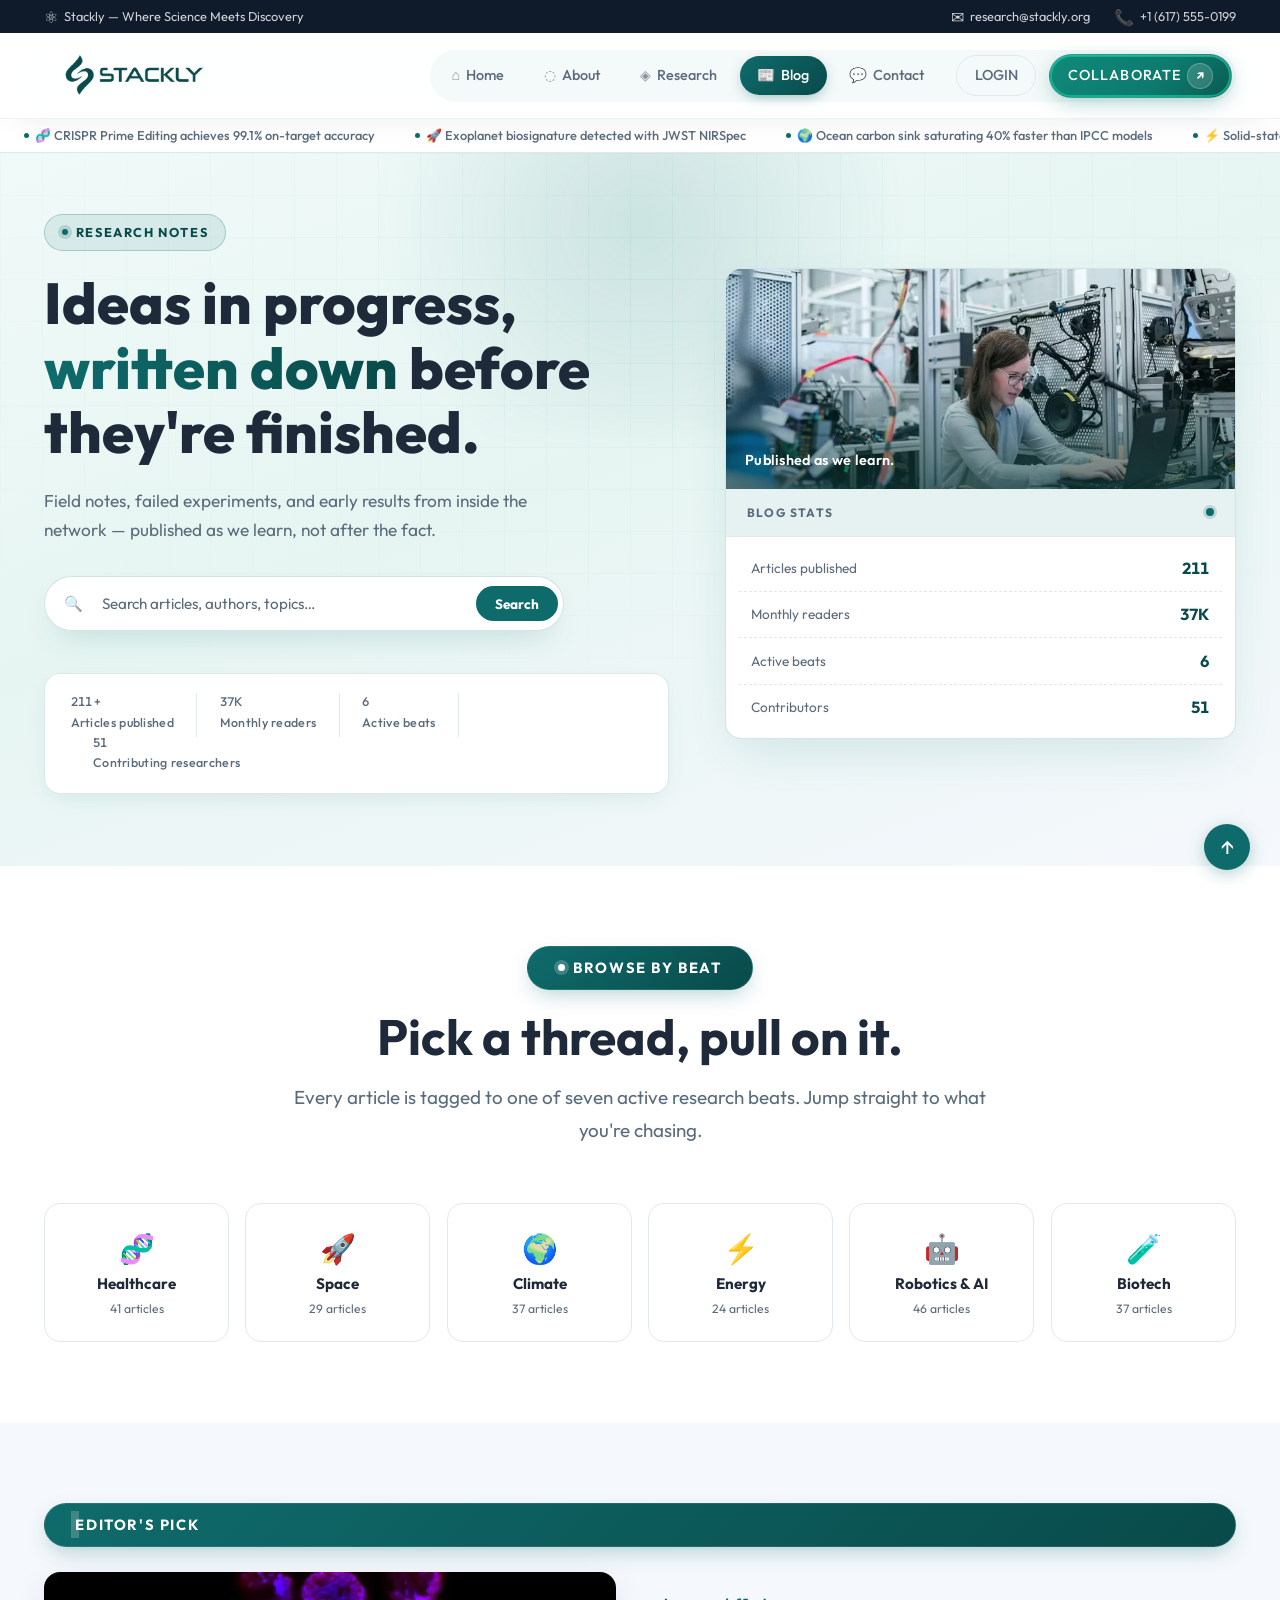
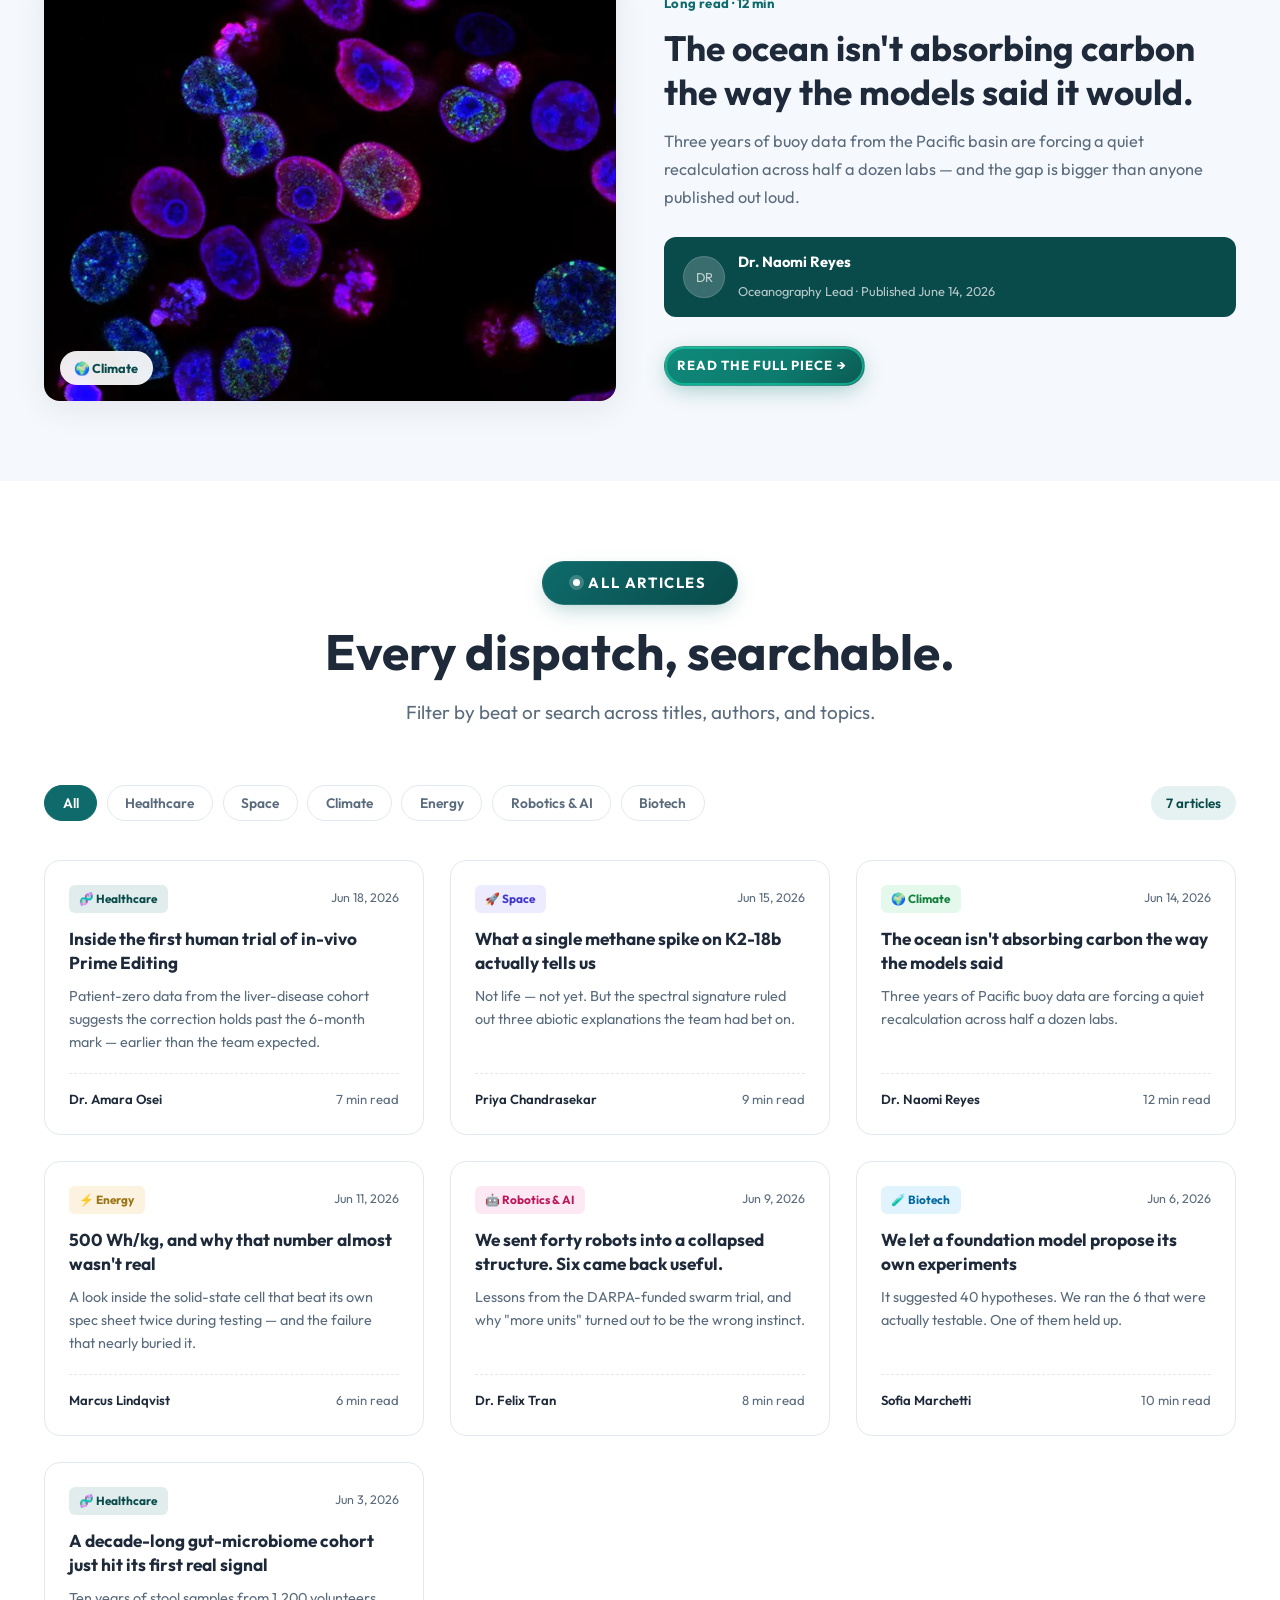
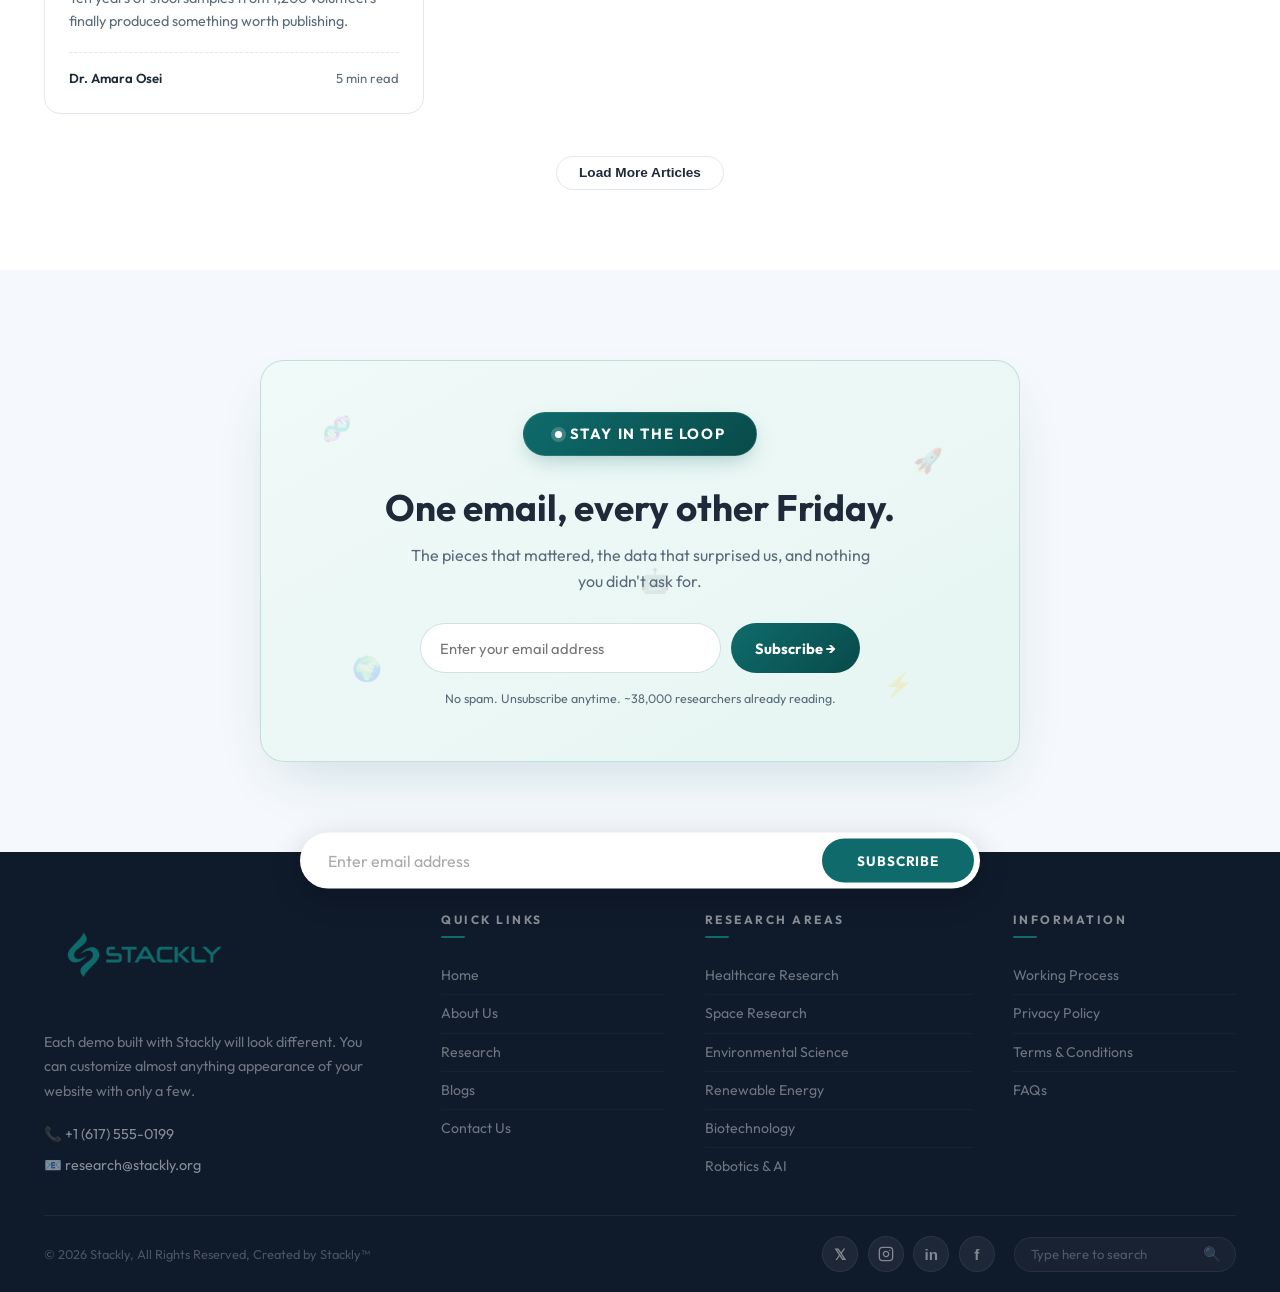
<file: blog.html>
<!DOCTYPE html>
<html lang="en">
<head>
    <meta charset="UTF-8" />
    <meta name="viewport" content="width=device-width, initial-scale=1.0" />
    <title>Blog — Stackly Research Notes</title>
    <link rel="stylesheet" href="home.css" />
    <link rel="stylesheet" href="blog.css" />
    <link href="https://fonts.googleapis.com/css2?family=Outfit:wght@300;400;500;600;700;800&display=swap" rel="stylesheet" />
    <style>
        /* ════════════════════════════════════════════════════════
           LOGO SIZE INCREASES – desktop → tablet → mobile
           MATCHING index.html (BIGGER on tablet & phone)
        ════════════════════════════════════════════════════════ */

        .logo-wrapper {
            width: 180px;
            height: 82px;
            flex-shrink: 0;
        }
        .footer-logo-wrapper {
            width: 200px;
            height: 92px;
            flex-shrink: 0;
            margin-bottom: 1.2rem;
        }

        @media (max-width: 768px) {
            .logo-wrapper { width: 170px; height: 78px; }
            .footer-logo-wrapper { width: 190px; height: 86px; }
        }
        @media (max-width: 480px) {
            .logo-wrapper { width: 150px; height: 70px; }
            .footer-logo-wrapper { width: 170px; height: 78px; }
        }

        /* ─── FEATURED AUTHOR – WHITE TEXT ON DARK BG ─── */
        .featured-byline {
            background: var(--color-primary-dark);
            padding: 0.8rem 1.2rem;
            border-radius: 12px;
            display: flex;
            align-items: center;
            gap: 0.8rem;
            margin-bottom: 1.8rem;
            transition: background 0.3s ease;
        }
        .featured-byline strong {
            color: #ffffff !important;
            font-weight: 700;
        }
        .featured-byline span {
            color: rgba(255, 255, 255, 0.7) !important;
            font-weight: 400;
        }
        .featured-avatar {
            background: rgba(255, 255, 255, 0.2) !important;
            color: #fff !important;
            border: 1px solid rgba(255, 255, 255, 0.15);
        }

        /* ─── SEARCH FORM – redirects to 404 with button ─── */
        .blog-search-hero {
            position: relative;
            display: flex;
            align-items: center;
            max-width: 520px;
            margin: 0 0 2.6rem;
            background: #fff;
            border: 1px solid rgba(15,107,107,0.18);
            border-radius: 50px;
            box-shadow: 0 14px 32px -14px rgba(15,107,107,0.22);
            padding: 0.2rem 0.3rem 0.2rem 1.2rem;
            opacity: 0;
            animation: blogFadeUp 0.7s ease 0.3s forwards;
            transition: border-color 0.3s ease, box-shadow 0.3s ease;
        }
        .blog-search-hero:focus-within {
            border-color: var(--color-primary);
            box-shadow: 0 16px 36px -12px rgba(15,107,107,0.32);
        }
        .blog-search-hero form {
            display: flex;
            align-items: center;
            width: 100%;
            gap: 0.5rem;
        }
        .bsh-icon {
            font-size: 0.95rem;
            opacity: 0.55;
            flex-shrink: 0;
        }
        .blog-search-hero input {
            flex: 1;
            border: none;
            outline: none;
            background: transparent;
            padding: 0.85rem 0.7rem;
            font-size: 0.95rem;
            color: var(--color-text);
            font-family: inherit;
            min-width: 0;
        }
        .blog-search-hero input::placeholder {
            color: var(--color-text-muted);
        }

        /* ─── SEARCH BUTTON ─── */
        .bsh-submit {
            flex-shrink: 0;
            background: var(--color-primary);
            color: #fff;
            border: none;
            border-radius: 50px;
            padding: 0.55rem 1.2rem;
            font-size: 0.85rem;
            font-weight: 700;
            font-family: inherit;
            cursor: pointer;
            transition: background 0.2s ease, transform 0.2s ease;
            white-space: nowrap;
        }
        .bsh-submit:hover {
            background: var(--color-primary-dark);
            transform: scale(1.03);
        }

        .bsh-clear {
            flex-shrink: 0;
            width: 32px;
            height: 32px;
            border-radius: 50%;
            border: none;
            background: var(--color-primary-light);
            color: var(--color-primary-dark);
            font-size: 0.8rem;
            cursor: pointer;
            opacity: 0;
            pointer-events: none;
            transform: scale(0.8);
            transition: opacity 0.2s ease, transform 0.2s ease, background 0.2s ease;
        }
        .bsh-clear.visible {
            opacity: 1;
            pointer-events: auto;
            transform: scale(1);
        }
        .bsh-clear:hover {
            background: var(--color-primary);
            color: #fff;
        }

        /* ─── MOBILE OVERLAY (preserved) ─── */
        @media (max-width: 768px) {
            .header .nav-actions { display: none !important; }
            .nav.open {
                display: flex !important;
                flex-direction: column;
                justify-content: center;
                align-items: center;
                gap: 0.6rem;
                padding: 4rem 1.5rem 2.5rem;
                background: rgba(255, 255, 255, 0.98);
                backdrop-filter: blur(16px);
                -webkit-backdrop-filter: blur(16px);
                position: fixed;
                top: 0; left: 0;
                width: 100%; height: 100dvh;
                z-index: 1002;
                border-radius: 0;
                box-shadow: none;
                animation: fadeIn 0.3s ease;
                overflow-y: auto;
            }
            .nav a {
                font-size: 1.4rem;
                padding: 0.7rem 1.5rem;
                border-radius: 12px;
                width: 100%;
                max-width: 300px;
                justify-content: center;
                text-align: center;
                font-weight: 500;
            }
            .nav a.active {
                background: linear-gradient(135deg, var(--color-primary), var(--color-primary-dark));
                color: #fff;
                box-shadow: 0 4px 14px -4px rgba(15, 107, 107, 0.5);
            }
            .nav a:not(.active):hover { background: var(--color-primary-light); }
            .nav .nav-actions {
                display: flex !important;
                flex-direction: column;
                gap: 0.6rem;
                margin: 0.5rem 0 0;
                width: 100%;
                max-width: 300px;
                border-top: 1px solid var(--color-secondary);
                padding-top: 0.8rem;
                flex-shrink: 0;
            }
            .nav .nav-actions .btn {
                width: 100%;
                justify-content: center;
                padding: 0.75rem 1.5rem;
                font-size: 0.95rem;
                border-radius: 50px;
            }
            .nav .nav-actions .btn-primary { padding: 0.75rem 0.75rem 0.75rem 1.5rem; }
            .nav .nav-actions .btn-primary .btn-icon-arrow {
                width: 30px; height: 30px; font-size: 0.9rem;
            }
            .hamburger {
                display: flex !important;
                z-index: 1005;
                width: 36px; height: 36px;
                position: relative;
                padding: 0;
                justify-content: center;
                align-items: center;
                flex-shrink: 0;
                cursor: pointer;
                background: transparent;
                border: none;
                margin-left: auto;
            }
            .hamburger span {
                position: absolute;
                left: 50%;
                width: 24px; height: 2px;
                background: var(--color-text);
                border-radius: 2px;
                transition: all 0.3s ease;
            }
            .hamburger span:nth-child(1) { top: 8px; transform: translateX(-50%); }
            .hamburger span:nth-child(2) { top: 50%; transform: translateX(-50%) translateY(-50%); }
            .hamburger span:nth-child(3) { bottom: 8px; transform: translateX(-50%); }
            .hamburger.open {
                position: fixed;
                right: 20px; top: 18px;
                z-index: 1005;
            }
            .hamburger.open span:nth-child(1) {
                top: 50%;
                transform: translate(-50%, -50%) rotate(45deg);
            }
            .hamburger.open span:nth-child(2) {
                opacity: 0;
                transform: translateX(-50%) translateY(-50%) scaleX(0);
            }
            .hamburger.open span:nth-child(3) {
                top: 50%;
                bottom: auto;
                transform: translate(-50%, -50%) rotate(-45deg);
            }
            .header {
                height: 66px;
                background: rgba(255, 255, 255, 0.95);
                backdrop-filter: blur(14px) saturate(160%);
                -webkit-backdrop-filter: blur(14px) saturate(160%);
            }
            .header-inner {
                padding: 0 16px;
                display: flex;
                justify-content: space-between;
                align-items: center;
                width: 100%;
                height: 100%;
            }
            body.menu-open {
                overflow: hidden;
                position: fixed;
                width: 100%;
                top: 0; left: 0; right: 0; bottom: 0;
            }
        }
        @media (max-width: 480px) {
            .nav.open { padding: 3rem 1rem 2rem; gap: 0.4rem; }
            .nav a { font-size: 1.2rem; padding: 0.6rem 1.2rem; max-width: 260px; }
            .nav .nav-actions { max-width: 260px; }
            .nav .nav-actions .btn { font-size: 0.85rem; padding: 0.6rem 1.2rem; }
            .hamburger { width: 30px; height: 30px; }
            .hamburger span { width: 20px; height: 2px; }
            .hamburger span:nth-child(1) { top: 6px; }
            .hamburger span:nth-child(3) { bottom: 6px; }
            .bsh-submit { font-size: 0.7rem; padding: 0.35rem 0.8rem; }
        }
        @keyframes fadeIn {
            from { opacity: 0; transform: scale(0.97); }
            to { opacity: 1; transform: scale(1); }
        }
        @keyframes blogFadeUp {
            from { opacity: 0; transform: translateY(18px); }
            to { opacity: 1; transform: translateY(0); }
        }
    </style>
</head>
<body>

    <!-- ─── TOP BAR ─── -->
    <div class="top-bar">
        <div class="container top-bar-inner">
            <span class="top-msg"><span class="top-icon">⚛</span> Stackly — Where Science Meets Discovery</span>
            <div class="top-contact">
                <span><span class="top-icon">✉</span> research@stackly.org</span>
                <span><span class="top-icon">📞</span> +1 (617) 555-0199</span>
            </div>
        </div>
    </div>

    <!-- ─── HEADER ─── -->
    <header class="header" id="header">
        <div class="container header-inner">
            <a href="index.html" class="logo-wrapper">
                <img src="logo-removebg-preview.webp" alt="Stackly" class="nav-logo-mask" />
            </a>
            <nav class="nav" id="nav">
                <a href="index.html"><span class="nav-icon">⌂</span> Home</a>
                <a href="about.html"><span class="nav-icon">◌</span> About</a>
                <a href="research.html"><span class="nav-icon">◈</span> Research</a>
                <a href="blog.html" class="active"><span class="nav-icon">📰</span> Blog</a>
                <a href="contact.html"><span class="nav-icon">💬</span> Contact</a>
                <div class="nav-actions">
                    <a href="login.html" class="btn btn-outline">LOGIN</a>
                    <a href="contact.html" class="btn btn-primary">
                        COLLABORATE
                        <span class="btn-icon-arrow">↗</span>
                    </a>
                </div>
            </nav>
            <button class="hamburger" id="hamburger" aria-label="Toggle menu">
                <span></span><span></span><span></span>
            </button>
        </div>
    </header>

    <!-- ─── TICKER ─── -->
    <div class="ticker-wrap">
        <div class="container" style="max-width:100%; padding:0 24px; overflow:hidden;">
            <div class="ticker-inner">
                <span class="ticker-item"><span class="ticker-dot"></span> 🧬 CRISPR Prime Editing achieves 99.1% on-target accuracy</span>
                <span class="ticker-item"><span class="ticker-dot"></span> 🚀 Exoplanet biosignature detected with JWST NIRSpec</span>
                <span class="ticker-item"><span class="ticker-dot"></span> 🌍 Ocean carbon sink saturating 40% faster than IPCC models</span>
                <span class="ticker-item"><span class="ticker-dot"></span> ⚡ Solid-state battery reaches 500 Wh/kg energy density</span>
                <span class="ticker-item"><span class="ticker-dot"></span> 🤖 Swarm robotics for disaster response — DARPA-funded</span>
                <span class="ticker-item"><span class="ticker-dot"></span> 🧠 Foundation models as co-investigators in hypothesis generation</span>
                <span class="ticker-item"><span class="ticker-dot"></span> 🔬 42+ research labs across 18 countries</span>
                <span class="ticker-item"><span class="ticker-dot"></span> 🧬 CRISPR Prime Editing achieves 99.1% on-target accuracy</span>
                <span class="ticker-item"><span class="ticker-dot"></span> 🚀 Exoplanet biosignature detected with JWST NIRSpec</span>
                <span class="ticker-item"><span class="ticker-dot"></span> 🌍 Ocean carbon sink saturating 40% faster than IPCC models</span>
                <span class="ticker-item"><span class="ticker-dot"></span> ⚡ Solid-state battery reaches 500 Wh/kg energy density</span>
                <span class="ticker-item"><span class="ticker-dot"></span> 🤖 Swarm robotics for disaster response — DARPA-funded</span>
                <span class="ticker-item"><span class="ticker-dot"></span> 🧠 Foundation models as co-investigators in hypothesis generation</span>
                <span class="ticker-item"><span class="ticker-dot"></span> 🔬 42+ research labs across 18 countries</span>
            </div>
        </div>
    </div>

    <!-- ════════════════════════════════════════════
         SECTION 1 — HERO (search with visible button)
    ════════════════════════════════════════════ -->
    <section class="blog-hero">
        <div class="blog-hero-bg" aria-hidden="true"></div>
        <div class="blog-hero-glow" aria-hidden="true"></div>
        <div class="container blog-hero-inner">

            <div class="blog-hero-left fade-in-up">
                <span class="blog-tag"><span class="blog-tag-dot"></span> RESEARCH NOTES</span>
                <h1>Ideas in progress, <span>written down</span> before they're finished.</h1>
                <p>Field notes, failed experiments, and early results from inside the network — published as we learn, not after the fact.</p>

                <!-- ─── SEARCH FORM – with visible button → 404.html ─── -->
                <div class="blog-search-hero">
                    <form action="404.html" method="get" id="blogSearchForm">
                        <span class="bsh-icon">🔍</span>
                        <input
                            type="text"
                            name="q"
                            id="blogSearchInput"
                            placeholder="Search articles, authors, topics…"
                            autocomplete="off"
                        />
                        <button type="button" id="bsClear" class="bsh-clear" aria-label="Clear search">✕</button>
                        <button type="submit" class="bsh-submit">Search</button>
                    </form>
                </div>

                <div class="bhs-row">
                    <div class="bhs-item">
                        <strong><span class="bhs-num" data-target="214" data-format="abbr">0</span><span class="bhs-plus">+</span></strong>
                        <span>Articles published</span>
                    </div>
                    <div class="bhs-divider"></div>
                    <div class="bhs-item">
                        <strong><span class="bhs-num" data-target="38000" data-format="abbr">0</span></strong>
                        <span>Monthly readers</span>
                    </div>
                    <div class="bhs-divider"></div>
                    <div class="bhs-item">
                        <strong><span class="bhs-num" data-target="7">0</span></strong>
                        <span>Active beats</span>
                    </div>
                    <div class="bhs-divider"></div>
                    <div class="bhs-item">
                        <strong><span class="bhs-num" data-target="52">0</span></strong>
                        <span>Contributing researchers</span>
                    </div>
                </div>
            </div>

            <div class="blog-hero-right fade-in-up" data-delay="150">
                <div class="blog-side-panel">
                    <div class="bsp-photo-wrap">
                        <img src="index13re.webp"
                             alt="Stackly research notes"
                             onerror="this.src='https://placehold.co/620x380/0f6b6b/ffffff?text=Research+Notes'" />
                        <div class="bsp-photo-overlay">
                            <span>Published as we learn.</span>
                        </div>
                    </div>
                    <div class="bsp-panel-head">
                        <span>BLOG STATS</span>
                        <span class="bsp-pulse"></span>
                    </div>
                    <div class="bsp-rows">
                        <div class="bsp-row">
                            <span class="bsp-label">Articles published</span>
                            <span class="bsp-val bhs-num" data-target="214" data-format="abbr">0</span>
                        </div>
                        <div class="bsp-row">
                            <span class="bsp-label">Monthly readers</span>
                            <span class="bsp-val bhs-num" data-target="38000" data-format="abbr">0</span>
                        </div>
                        <div class="bsp-row">
                            <span class="bsp-label">Active beats</span>
                            <span class="bsp-val bhs-num" data-target="7">0</span>
                        </div>
                        <div class="bsp-row">
                            <span class="bsp-label">Contributors</span>
                            <span class="bsp-val bhs-num" data-target="52">0</span>
                        </div>
                    </div>
                </div>
            </div>

        </div>
    </section>

    <!-- ════════════════════════════════════════════
         SECTION 2 — TOPIC TILES
    ════════════════════════════════════════════ -->
    <section class="section section-alt topic-zone">
        <div class="container">
            <div class="section-header reveal" data-anim="up">
                <span class="eyebrow">Browse by Beat</span>
                <h2>Pick a thread, pull on it.</h2>
                <p>Every article is tagged to one of seven active research beats. Jump straight to what you're chasing.</p>
            </div>
            <div class="topic-grid">
                <button class="topic-tile reveal" data-anim="up" data-delay="0" data-filter="health">
                    <span class="tt-icon">🧬</span>
                    <span class="tt-name">Healthcare</span>
                    <span class="tt-count">41 articles</span>
                </button>
                <button class="topic-tile reveal" data-anim="up" data-delay="60" data-filter="space">
                    <span class="tt-icon">🚀</span>
                    <span class="tt-name">Space</span>
                    <span class="tt-count">29 articles</span>
                </button>
                <button class="topic-tile reveal" data-anim="up" data-delay="120" data-filter="climate">
                    <span class="tt-icon">🌍</span>
                    <span class="tt-name">Climate</span>
                    <span class="tt-count">37 articles</span>
                </button>
                <button class="topic-tile reveal" data-anim="up" data-delay="180" data-filter="energy">
                    <span class="tt-icon">⚡</span>
                    <span class="tt-name">Energy</span>
                    <span class="tt-count">24 articles</span>
                </button>
                <button class="topic-tile reveal" data-anim="up" data-delay="240" data-filter="robotics">
                    <span class="tt-icon">🤖</span>
                    <span class="tt-name">Robotics &amp; AI</span>
                    <span class="tt-count">46 articles</span>
                </button>
                <button class="topic-tile reveal" data-anim="up" data-delay="300" data-filter="biotech">
                    <span class="tt-icon">🧪</span>
                    <span class="tt-name">Biotech</span>
                    <span class="tt-count">37 articles</span>
                </button>
            </div>
        </div>
    </section>

    <!-- ════════════════════════════════════════════
         SECTION 3 — FEATURED SPOTLIGHT (author text white)
    ════════════════════════════════════════════ -->
    <section class="section featured-zone">
        <div class="container">
            <span class="eyebrow reveal" data-anim="up">Editor's Pick</span>
            <div class="featured-split">
                <div class="featured-media reveal" data-anim="left">
                    <img src="blogresearch2.webp" alt="Researcher reviewing satellite climate data on a monitor" loading="lazy" />
                    <span class="featured-media-tag">🌍 Climate</span>
                </div>
                <div class="featured-text reveal" data-anim="right" data-delay="120">
                    <span class="featured-kicker">Long read · 12 min</span>
                    <h2>The ocean isn't absorbing carbon the way the models said it would.</h2>
                    <p>Three years of buoy data from the Pacific basin are forcing a quiet recalculation across half a dozen labs — and the gap is bigger than anyone published out loud.</p>
                    <div class="featured-byline">
                        <span class="featured-avatar">DR</span>
                        <div>
                            <strong>Dr. Naomi Reyes</strong>
                            <span>Oceanography Lead · Published June 14, 2026</span>
                        </div>
                    </div>
                    <a href="404.html" class="btn btn-primary">Read the Full Piece →</a>
                </div>
            </div>
        </div>
    </section>

    <!-- ════════════════════════════════════════════
         SECTION 4 — ARTICLE GRID
    ════════════════════════════════════════════ -->
    <section class="section section-alt" id="blogGrid">
        <div class="container">
            <div class="section-header reveal" data-anim="up">
                <span class="eyebrow">All Articles</span>
                <h2>Every dispatch, searchable.</h2>
                <p>Filter by beat or search across titles, authors, and topics.</p>
            </div>

            <div class="blog-toolbar reveal" data-anim="up" data-delay="80">
                <div class="blog-filters" id="blogFilters">
                    <button class="blog-chip active" data-filter="all">All</button>
                    <button class="blog-chip" data-filter="health">Healthcare</button>
                    <button class="blog-chip" data-filter="space">Space</button>
                    <button class="blog-chip" data-filter="climate">Climate</button>
                    <button class="blog-chip" data-filter="energy">Energy</button>
                    <button class="blog-chip" data-filter="robotics">Robotics &amp; AI</button>
                    <button class="blog-chip" data-filter="biotech">Biotech</button>
                </div>
                <span class="blog-count-pill" id="blogCountPill">7 articles</span>
            </div>

            <div class="blog-grid" id="blogCardsGrid">
                <article class="blog-card reveal" data-anim="up" data-delay="0" data-domain="health">
                    <div class="bc-top">
                        <span class="bc-domain bc-domain-health">🧬 Healthcare</span>
                        <span class="bc-date">Jun 18, 2026</span>
                    </div>
                    <h4 class="bc-title">Inside the first human trial of in-vivo Prime Editing</h4>
                    <p class="bc-excerpt">Patient-zero data from the liver-disease cohort suggests the correction holds past the 6-month mark — earlier than the team expected.</p>
                    <div class="bc-foot">
                        <span class="bc-author">Dr. Amara Osei</span>
                        <span class="bc-readtime">7 min read</span>
                    </div>
                </article>

                <article class="blog-card reveal" data-anim="up" data-delay="60" data-domain="space">
                    <div class="bc-top">
                        <span class="bc-domain bc-domain-space">🚀 Space</span>
                        <span class="bc-date">Jun 15, 2026</span>
                    </div>
                    <h4 class="bc-title">What a single methane spike on K2-18b actually tells us</h4>
                    <p class="bc-excerpt">Not life — not yet. But the spectral signature ruled out three abiotic explanations the team had bet on.</p>
                    <div class="bc-foot">
                        <span class="bc-author">Priya Chandrasekar</span>
                        <span class="bc-readtime">9 min read</span>
                    </div>
                </article>

                <article class="blog-card reveal" data-anim="up" data-delay="120" data-domain="climate">
                    <div class="bc-top">
                        <span class="bc-domain bc-domain-climate">🌍 Climate</span>
                        <span class="bc-date">Jun 14, 2026</span>
                    </div>
                    <h4 class="bc-title">The ocean isn't absorbing carbon the way the models said</h4>
                    <p class="bc-excerpt">Three years of Pacific buoy data are forcing a quiet recalculation across half a dozen labs.</p>
                    <div class="bc-foot">
                        <span class="bc-author">Dr. Naomi Reyes</span>
                        <span class="bc-readtime">12 min read</span>
                    </div>
                </article>

                <article class="blog-card reveal" data-anim="up" data-delay="180" data-domain="energy">
                    <div class="bc-top">
                        <span class="bc-domain bc-domain-energy">⚡ Energy</span>
                        <span class="bc-date">Jun 11, 2026</span>
                    </div>
                    <h4 class="bc-title">500 Wh/kg, and why that number almost wasn't real</h4>
                    <p class="bc-excerpt">A look inside the solid-state cell that beat its own spec sheet twice during testing — and the failure that nearly buried it.</p>
                    <div class="bc-foot">
                        <span class="bc-author">Marcus Lindqvist</span>
                        <span class="bc-readtime">6 min read</span>
                    </div>
                </article>

                <article class="blog-card reveal" data-anim="up" data-delay="240" data-domain="robotics">
                    <div class="bc-top">
                        <span class="bc-domain bc-domain-robotics">🤖 Robotics &amp; AI</span>
                        <span class="bc-date">Jun 9, 2026</span>
                    </div>
                    <h4 class="bc-title">We sent forty robots into a collapsed structure. Six came back useful.</h4>
                    <p class="bc-excerpt">Lessons from the DARPA-funded swarm trial, and why "more units" turned out to be the wrong instinct.</p>
                    <div class="bc-foot">
                        <span class="bc-author">Dr. Felix Tran</span>
                        <span class="bc-readtime">8 min read</span>
                    </div>
                </article>

                <article class="blog-card reveal" data-anim="up" data-delay="300" data-domain="biotech">
                    <div class="bc-top">
                        <span class="bc-domain bc-domain-biotech">🧪 Biotech</span>
                        <span class="bc-date">Jun 6, 2026</span>
                    </div>
                    <h4 class="bc-title">We let a foundation model propose its own experiments</h4>
                    <p class="bc-excerpt">It suggested 40 hypotheses. We ran the 6 that were actually testable. One of them held up.</p>
                    <div class="bc-foot">
                        <span class="bc-author">Sofia Marchetti</span>
                        <span class="bc-readtime">10 min read</span>
                    </div>
                </article>

                <article class="blog-card reveal" data-anim="up" data-delay="360" data-domain="health">
                    <div class="bc-top">
                        <span class="bc-domain bc-domain-health">🧬 Healthcare</span>
                        <span class="bc-date">Jun 3, 2026</span>
                    </div>
                    <h4 class="bc-title">A decade-long gut-microbiome cohort just hit its first real signal</h4>
                    <p class="bc-excerpt">Ten years of stool samples from 1,200 volunteers finally produced something worth publishing.</p>
                    <div class="bc-foot">
                        <span class="bc-author">Dr. Amara Osei</span>
                        <span class="bc-readtime">5 min read</span>
                    </div>
                </article>
            </div>

            <p class="blog-empty" id="blogEmpty">No articles match your search. Try a different term or clear the filter.</p>

            <div class="blog-loadmore-wrap">
                <button class="btn btn-outline" id="blogLoadMore">Load More Articles</button>
            </div>
        </div>
    </section>

    <!-- ════════════════════════════════════════════
         SECTION 5 — NEWSLETTER CTA
    ════════════════════════════════════════════ -->
    <section class="blog-cta-zone">
        <div class="container">
            <div class="blog-cta-card reveal" data-anim="scale">
                <div class="blog-cta-orbits" aria-hidden="true">
                    <span>🧬</span><span>🚀</span><span>🌍</span><span>⚡</span><span>🤖</span>
                </div>
                <span class="eyebrow">Stay In The Loop</span>
                <h2>One email, every other Friday.</h2>
                <p>The pieces that mattered, the data that surprised us, and nothing you didn't ask for.</p>
                <form class="blog-cta-form" action="404.html">
                    <input type="email" placeholder="Enter your email address" required />
                    <button type="submit">Subscribe →</button>
                </form>
                <span class="blog-cta-note">No spam. Unsubscribe anytime. ~38,000 researchers already reading.</span>
            </div>
        </div>
    </section>

    <!-- ─── FOOTER ─── -->
    <footer class="footer" id="footer">
        <div class="container">
            <div class="newsletter-pill-wrap">
                <form class="newsletter-pill-form fade-in-up" action="404.html">
                    <input type="email" placeholder="Enter email address" required />
                    <button type="submit">SUBSCRIBE</button>
                </form>
            </div>
            <div class="footer-grid">
                <div class="footer-brand">
                    <a href="index.html" class="footer-logo-wrapper">
                        <img src="logo-removebg-preview.webp" alt="Stackly" class="footer-logo-mask" />
                    </a>
                    <p class="footer-tagline">Each demo built with Stackly will look different. You can customize almost anything appearance of your website with only a few.</p>
                    <p class="footer-contact-info">📞 +1 (617) 555-0199</p>
                    <p class="footer-contact-info">📧 research@stackly.org</p>
                </div>
                <div class="footer-links">
                    <h4>Quick Links</h4>
                    <ul>
                        <li><a href="index.html">Home</a></li>
                        <li><a href="about.html">About Us</a></li>
                        <li><a href="research.html">Research</a></li>
                        <li><a href="blog.html">Blogs</a></li>
                        <li><a href="contact.html">Contact Us</a></li>
                    </ul>
                </div>
                <div class="footer-links">
                    <h4>Research Areas</h4>
                    <ul>
                        <li><a href="research.html">Healthcare Research</a></li>
                        <li><a href="research.html">Space Research</a></li>
                        <li><a href="research.html">Environmental Science</a></li>
                        <li><a href="research.html">Renewable Energy</a></li>
                        <li><a href="research.html">Biotechnology</a></li>
                        <li><a href="research.html">Robotics &amp; AI</a></li>
                    </ul>
                </div>
                <div class="footer-links">
                    <h4>Information</h4>
                    <ul>
                        <li><a href="404.html">Working Process</a></li>
                        <li><a href="404.html">Privacy Policy</a></li>
                        <li><a href="404.html">Terms &amp; Conditions</a></li>
                        <li><a href="404.html">FAQs</a></li>
                    </ul>
                </div>
            </div>
            <div class="footer-bottom">
                <p class="copyright-text">© 2026 Stackly, All Rights Reserved, Created by Stackly™</p>
                <div class="footer-bottom-right">
                    <div class="footer-bottom-socials">
                        <a href="404.html" class="social-icon" aria-label="Twitter/X">𝕏</a>
                        <a href="404.html" class="social-icon" aria-label="Instagram">
                            <svg viewBox="0 0 24 24" width="16" height="16" fill="none" stroke="currentColor" stroke-width="2" stroke-linecap="round" stroke-linejoin="round"><rect x="2" y="2" width="20" height="20" rx="5"></rect><path d="M16 11.37A4 4 0 1 1 12.63 8 4 4 0 0 1 16 11.37z"></path><line x1="17.5" y1="6.5" x2="17.51" y2="6.5"></line></svg>
                        </a>
                        <a href="404.html" class="social-icon" aria-label="LinkedIn">in</a>
                        <a href="404.html" class="social-icon" aria-label="Facebook">f</a>
                    </div>
                    <form class="search-box" action="404.html" method="get">
                        <input type="text" name="q" placeholder="Type here to search" required />
                        <button type="submit" aria-label="Search">🔍</button>
                    </form>
                </div>
            </div>
        </div>
    </footer>

    <!-- Back to top -->
    <a href="#" class="back-to-top-circle" aria-label="Back to top">↑</a>

    <script src="home.js"></script>
    <script src="blog.js"></script>
</body>
</html>
</file>
<file: home.css>
/* ════════════════════════════════════════════════════════
   STACKLY — COMPLETE STYLES (with fixed header)
════════════════════════════════════════════════════════ */

:root {
    --color-bg: #F5F8FC;
    --color-white: #FFFFFF;
    --color-text: #1E2A3A;
    --color-text-muted: #5A6B7C;
    --color-topbar: #0F1A2B;
    --color-secondary: #E2E8F0;
    --color-primary: #0f6b6b;
    --color-primary-dark: #094a4a;
    --color-primary-light: #e6f2f2;
    --shadow-sm: 0 2px 8px rgba(30, 42, 58, 0.04);
    --shadow-md: 0 4px 16px rgba(30, 42, 58, 0.06);
    --shadow-lg: 0 8px 32px rgba(30, 42, 58, 0.08);
    --radius: 16px;
    --transition: 0.3s cubic-bezier(0.4, 0, 0.2, 1);
}

* {
    margin: 0;
    padding: 0;
    box-sizing: border-box;
}
body {
    font-family: 'Outfit', sans-serif;
    background: var(--color-bg);
    color: var(--color-text);
    overflow-x: hidden;
    font-size: 18.5px;
    line-height: 1.65;
}
a {
    text-decoration: none;
    color: inherit;
}
ul {
    list-style: none;
}
img {
    max-width: 100%;
    display: block;
}

h1 {
    font-size: clamp(3rem, 6vw, 4.8rem);
    font-weight: 800;
    line-height: 1.05;
}
h2 {
    font-size: clamp(2.4rem, 3.8vw, 3.4rem);
    font-weight: 700;
    line-height: 1.2;
}
h3 {
    font-size: 1.55rem;
    font-weight: 600;
    margin-bottom: 0.5rem;
}
h1 span,
h2 span {
    color: var(--color-primary);
}
p {
    color: var(--color-text-muted);
    line-height: 1.8;
    font-size: 1.08rem;
}

.container {
    max-width: 1240px;
    margin: 0 auto;
    padding: 0 24px;
}
::-webkit-scrollbar {
    width: 8px;
}
::-webkit-scrollbar-thumb {
    background: var(--color-primary);
    border-radius: 4px;
}
::-webkit-scrollbar-track {
    background: var(--color-bg);
}
a:focus-visible,
button:focus-visible,
input:focus-visible {
    outline: 2px solid var(--color-primary);
    outline-offset: 2px;
    border-radius: 4px;
}

/* ─── PARTICLES ─── */
#particles-js {
    position: fixed;
    top: 0;
    left: 0;
    width: 100%;
    height: 100%;
    z-index: 0;
    pointer-events: none;
    opacity: 0.12;
}

/* ─── TOP BAR ─── */
.top-bar {
    background: var(--color-topbar);
    color: rgba(255, 255, 255, 0.8);
    font-size: 0.8rem;
    padding: 6px 0;
    position: relative;
    z-index: 1001;
}
.top-bar-inner {
    display: flex;
    justify-content: space-between;
    align-items: center;
    flex-wrap: wrap;
    gap: 4px;
}
.top-contact {
    display: flex;
    gap: 1.5rem;
}
.top-contact span,
.top-msg {
    display: flex;
    align-items: center;
    gap: 6px;
}
.top-icon {
    font-size: 1rem;
    line-height: 1;
}

/* ─── HEADER ─── */
.header {
    position: sticky;
    top: 0;
    z-index: 1000;
    background: rgba(255, 255, 255, 0.92);
    backdrop-filter: blur(14px) saturate(160%);
    -webkit-backdrop-filter: blur(14px) saturate(160%);
    height: 86px;
    display: flex;
    align-items: center;
    border-bottom: 1px solid rgba(15, 107, 107, 0.08);
    box-shadow: 0 1px 0 rgba(255, 255, 255, 0.6) inset, 0 12px 32px -16px rgba(15, 26, 43, 0.1);
}
.header-inner {
    display: flex;
    justify-content: space-between;
    align-items: center;
    width: 100%;
    height: 100%;
    padding: 0 24px;
    max-width: 1240px;
    margin: 0 auto;
}

/* ─── LOGO ─── */
.logo-wrapper {
    display: inline-block;
    background-color: #094a4a;
    -webkit-mask-image: url('logo-removebg-preview.webp');
    mask-image: url('logo-removebg-preview.webp');
    -webkit-mask-size: contain;
    mask-size: contain;
    -webkit-mask-repeat: no-repeat;
    mask-repeat: no-repeat;
    -webkit-mask-position: center;
    mask-position: center;
    width: 140px;
    height: 65px;
    flex-shrink: 0;
}
.nav-logo-mask {
    display: block;
    width: 100%;
    height: 100%;
    opacity: 0;
}

/* ─── NAVIGATION ─── */
.nav {
    display: flex;
    align-items: center;
    gap: 0.3rem;
    background: rgba(15, 107, 107, 0.04);
    padding: 4px;
    border-radius: 50px;
}
.nav a {
    display: flex;
    align-items: center;
    gap: 6px;
    font-weight: 500;
    font-size: 0.9rem;
    color: var(--color-text-muted);
    transition: all 0.3s;
    padding: 0.5rem 1.1rem;
    border-radius: 50px;
}
.nav-icon {
    font-size: 0.9rem;
    opacity: 0.7;
}
/* ─── FIXED HOVER: black text on white background ─── */
.nav a:hover {
    color: #000000;
    background: #ffffff;
    box-shadow: 0 0 0 1px rgba(0,0,0,0.06);
}
.nav a.active {
    color: #fff;
    background: linear-gradient(135deg, var(--color-primary), var(--color-primary-dark));
    box-shadow: 0 4px 14px -4px rgba(15, 107, 107, 0.5);
}
.nav a.active:hover {
    /* keep active style on hover – unchanged */
    color: #fff;
    background: linear-gradient(135deg, var(--color-primary), var(--color-primary-dark));
    box-shadow: 0 4px 14px -4px rgba(15, 107, 107, 0.5);
}
.nav a.active .nav-icon {
    opacity: 1;
}

/* ─── NAV ACTIONS (Login + Collaborate) ─── */
.nav-actions {
    display: flex;
    align-items: center;
    gap: 0.8rem;
    margin-left: 0.6rem;
    flex-shrink: 0;
}

/* ─── BUTTONS ─── */
.btn {
    display: inline-flex;
    align-items: center;
    justify-content: center;
    padding: 0.55rem 1.4rem;
    border-radius: 50px;
    font-weight: 600;
    font-size: 0.85rem;
    border: none;
    cursor: pointer;
    transition: all 0.3s;
}
.btn-outline {
    border: 1.5px solid var(--color-secondary);
    color: var(--color-text);
    background: transparent;
}
.btn-outline:hover {
    border-color: var(--color-primary);
    color: var(--color-primary);
    background: rgba(15, 107, 107, 0.05);
}
/* ── EPIC COLLABORATE BUTTON (no shimmer, white text) ── */
@keyframes collab-pulse {
    0%   { transform: scale(1);   opacity: 0.6; }
    70%  { transform: scale(1.9); opacity: 0; }
    100% { transform: scale(1.9); opacity: 0; }
}
@keyframes collab-dot-blink {
    0%, 100% { opacity: 1; }
    50%       { opacity: 0.3; }
}

.btn-primary {
    position: relative;
    display: inline-flex;
    align-items: center;
    gap: 0.55rem;
    padding: 0.52rem 1.1rem 0.52rem 0.72rem;
    background: linear-gradient(135deg, #0f8a7a 0%, #0d7a6e 60%, #0a5a51 100%);
    color: #ffffff !important;
    font-size: 0.82rem;
    font-weight: 700;
    letter-spacing: 0.08em;
    text-transform: uppercase;
    border-radius: 999px;
    border: 1.5px solid rgba(255,255,255,0.18);
    box-shadow:
        0 6px 22px -4px rgba(13,122,110,0.4),
        inset 0 1px 0 rgba(255,255,255,0.2);
    overflow: hidden;
    cursor: pointer;
    transition: transform 0.25s ease, box-shadow 0.25s ease, border-color 0.25s ease;
    z-index: 0;
}
.btn-primary::after {
    content: '';
    position: absolute;
    inset: 0;
    border-radius: 999px;
    border: 2px solid rgba(13,200,160,0.7);
    animation: collab-pulse 2s ease-out infinite;
    pointer-events: none;
    z-index: -1;
}
.btn-primary:hover {
    background: linear-gradient(135deg, #0a5a51 0%, #073d37 60%, #052e2a 100%);
    color: #000000 !important;   /* black text on hover */
    transform: translateY(-2px) scale(1.035);
    box-shadow:
        0 0 0 4px rgba(13,200,160,0.18),
        0 12px 28px -4px rgba(13,122,110,0.7);
    border-color: rgba(13,200,160,0.55);
}
.btn-primary:active {
    transform: translateY(0) scale(0.97);
}
.btn-collab-dot {
    width: 7px;
    height: 7px;
    border-radius: 50%;
    background: #ffffff;
    box-shadow: 0 0 6px 2px rgba(255,255,255,0.7);
    flex-shrink: 0;
    animation: collab-dot-blink 1.6s ease-in-out infinite;
}
.btn-icon-arrow {
    display: flex;
    align-items: center;
    justify-content: center;
    width: 26px;
    height: 26px;
    border-radius: 50%;
    background: rgba(255,255,255,0.15);
    border: 1px solid rgba(255,255,255,0.25);
    color: #fff;
    font-size: 0.8rem;
    font-weight: 700;
    flex-shrink: 0;
    transition: background 0.25s, transform 0.3s;
}
.btn-primary:hover .btn-icon-arrow {
    background: rgba(255,255,255,0.28);
    transform: rotate(45deg) scale(1.1);
}
.btn-sm {
    padding: 0.45rem 1.2rem;
    font-size: 0.8rem;
}

/* ─── HAMBURGER ─── */
.hamburger {
    display: none;
    flex-direction: column;
    gap: 5px;
    cursor: pointer;
    background: transparent;
    border: none;
    padding: 4px;
    z-index: 1001;
    width: 30px;
    height: 30px;
    justify-content: center;
    align-items: center;
    position: relative;
    flex-shrink: 0;
}
.hamburger span {
    width: 24px;
    height: 2px;
    background: var(--color-text);
    border-radius: 2px;
    transition: all 0.3s ease;
    position: absolute;
    left: 50%;
    transform: translateX(-50%);
}
.hamburger span:nth-child(1) { top: 5px; }
.hamburger span:nth-child(2) { top: 50%; transform: translateX(-50%) translateY(-50%); }
.hamburger span:nth-child(3) { bottom: 5px; }

/* ─── HERO ─── */
.hero {
    position: relative;
    min-height: 90vh;
    display: flex;
    align-items: center;
    padding-top: 0;
    padding-bottom: 0;
    overflow: hidden;
    background: linear-gradient(160deg, #f0faf8 0%, #e6f5f2 45%, #f5f8fc 100%);
}
.hero-bg {
    position: absolute;
    inset: 0;
    z-index: 0;
    overflow: hidden;
}
.hero-bg .slide {
    position: absolute;
    inset: 0;
    background-size: cover;
    background-position: center;
    opacity: 1;
    animation: heroZoom 14s ease-in-out infinite alternate;
    transform-origin: center center;
}
@keyframes heroZoom {
    0%   { transform: scale(1);    background-position: center center; }
    50%  { transform: scale(1.06); background-position: 55% 45%; }
    100% { transform: scale(1.10); background-position: 45% 55%; }
}
.hero-overlay {
    position: absolute;
    inset: 0;
    z-index: 1;
    background: linear-gradient(135deg,
        rgba(240,250,248,0.78) 0%,
        rgba(230,245,242,0.40) 55%,
        rgba(230,245,242,0.15) 100%);
}

.hero-grid {
    position: relative;
    z-index: 2;
    display: grid;
    grid-template-columns: 1.2fr 0.8fr;
    gap: 3.5rem;
    align-items: center;
    width: 100%;
    padding: 0px 0 64px;
}
.hero-content .hero-pill {
    display: inline-flex;
    align-items: center;
    gap: 10px;
    background: rgba(15, 107, 107, 0.10);
    border: 1px solid rgba(15, 107, 107, 0.15);
    padding: 0.3rem 1.1rem;
    border-radius: 50px;
    font-size: 0.72rem;
    font-weight: 600;
    color: var(--color-primary-dark);
    margin-bottom: 0.8rem;
    letter-spacing: 0.5px;
}
.pulse-dot {
    width: 6px;
    height: 6px;
    border-radius: 50%;
    background: var(--color-primary);
    display: inline-block;
    animation: pulse 2s ease-in-out infinite;
}
@keyframes pulse {
    0%, 100% { opacity: 1; transform: scale(1); }
    50% { opacity: 0.4; transform: scale(0.7); }
}

.hero-content h1 {
    color: var(--color-text);
    margin-bottom: 0.4rem;
    font-size: clamp(2.8rem, 5.2vw, 4.4rem);
    font-weight: 800;
    line-height: 1.05;
    letter-spacing: -0.03em;
}
.hero-content h1 span {
    background: linear-gradient(135deg, var(--color-primary), var(--color-primary-dark), var(--color-primary));
    background-size: 200% auto;
    -webkit-background-clip: text;
    -webkit-text-fill-color: transparent;
    background-clip: text;
    animation: textShimmer 5s ease-in-out infinite;
}
@keyframes textShimmer {
    0%, 100% { background-position: 0% center; }
    50% { background-position: 200% center; }
}

.hero-content .hero-desc {
    color: var(--color-text-muted);
    font-size: 1rem;
    max-width: 480px;
    margin-bottom: 0.8rem;
    line-height: 1.6;
    letter-spacing: 0.01em;
}

.hero-badge-row {
    display: flex;
    flex-wrap: wrap;
    gap: 0.6rem 0.8rem;
    margin-bottom: 1.6rem;
}
.hero-badge {
    display: flex;
    align-items: center;
    gap: 7px;
    font-size: 0.8rem;
    font-weight: 600;
    color: var(--color-text);
    background: rgba(255, 255, 255, 0.92);
    padding: 0.35rem 1.1rem;
    border-radius: 50px;
    border: 1px solid rgba(15, 107, 107, 0.12);
    backdrop-filter: blur(6px);
    box-shadow: 0 2px 10px rgba(15, 107, 107, 0.06);
    white-space: nowrap;
}
.badge-dot {
    width: 5px;
    height: 5px;
    border-radius: 50%;
    background: var(--color-primary);
    display: inline-block;
}

.hero-cta-row {
    display: flex;
    align-items: center;
    gap: 1.5rem;
    flex-wrap: wrap;
    margin-top: 0.2rem;
}
.hero-btn {
    padding: 0.7rem 2.2rem;
    font-size: 0.9rem;
    border-radius: 50px;
    font-weight: 600;
    background: linear-gradient(135deg, var(--color-primary), var(--color-primary-dark));
    color: #fff;
    border: none;
    cursor: pointer;
    transition: all 0.3s ease;
    box-shadow: 0 4px 20px rgba(15, 107, 107, 0.3);
    display: inline-flex;
    align-items: center;
    gap: 8px;
}
.hero-btn:hover {
    transform: translateY(-3px);
    box-shadow: 0 8px 30px rgba(15, 107, 107, 0.4);
}
.hero-link-ghost {
    display: inline-flex;
    align-items: center;
    gap: 8px;
    color: var(--color-primary-dark);
    font-weight: 600;
    font-size: 0.9rem;
    transition: all 0.3s ease;
}
.hero-link-ghost:hover {
    color: var(--color-primary);
    gap: 12px;
}
.play-ring {
    width: 34px;
    height: 34px;
    border-radius: 50%;
    border: 2px solid var(--color-primary);
    display: flex;
    align-items: center;
    justify-content: center;
    font-size: 0.6rem;
    color: var(--color-primary);
    transition: all 0.3s ease;
    flex-shrink: 0;
}
.hero-link-ghost:hover .play-ring {
    background: var(--color-primary);
    color: #fff;
    border-color: var(--color-primary);
    box-shadow: 0 0 0 4px rgba(15, 107, 107, 0.15);
}

/* ─── HERO CARD ─── */
.hero-card {
    background: rgba(255, 255, 255, 0.85);
    backdrop-filter: blur(16px);
    border: 1px solid rgba(255, 255, 255, 0.5);
    border-radius: var(--radius);
    padding: 1.6rem 1.8rem;
    box-shadow: 0 20px 60px -12px rgba(30, 42, 58, 0.15);
    color: var(--color-text);
    transition: transform 0.3s ease, box-shadow 0.3s ease;
}
.hero-card:hover {
    transform: translateY(-4px);
    box-shadow: 0 30px 80px -16px rgba(30, 42, 58, 0.2);
}
.hero-card-header {
    display: flex;
    justify-content: space-between;
    align-items: center;
    margin-bottom: 0.6rem;
}
.avatars {
    display: flex;
}
.avatars img {
    width: 40px;
    height: 40px;
    border-radius: 50%;
    border: 2px solid rgba(255, 255, 255, 0.8);
    margin-right: -10px;
    object-fit: cover;
}
.avatars img:last-child {
    margin-right: 0;
}
.hero-stat {
    font-size: 1.8rem;
    font-weight: 700;
    color: var(--color-primary);
}
.hero-card h4 {
    font-size: 0.95rem;
    margin-bottom: 0.2rem;
    color: var(--color-text);
}
.hero-card p {
    color: var(--color-text-muted);
    font-size: 0.85rem;
    line-height: 1.6;
    margin-bottom: 0.4rem;
}
.hero-card-link {
    display: inline-flex;
    align-items: center;
    gap: 4px;
    color: var(--color-primary);
    font-weight: 500;
    font-size: 0.85rem;
    transition: gap 0.3s ease, color 0.3s ease;
}
.hero-card-link:hover {
    gap: 10px;
    color: var(--color-primary-dark);
}

.hero-orbit {
    position: absolute;
    inset: 0;
    z-index: 1;
    pointer-events: none;
}
.orbit-icon {
    position: absolute;
    font-size: 1.8rem;
    color: var(--color-primary);
    opacity: 0.12;
    filter: drop-shadow(0 0 16px rgba(15, 107, 107, 0.10));
    animation: orbitDrift 16s ease-in-out infinite;
}
.oi-1 { top: 18%; right: 12%; animation-delay: 0s; }
.oi-2 { top: 62%; right: 22%; font-size: 1.4rem; animation-delay: -4s; }
.oi-3 { top: 38%; right: 6%; font-size: 1.5rem; animation-delay: -8s; }
.oi-4 { top: 78%; right: 8%; font-size: 1.3rem; animation-delay: -12s; }
@keyframes orbitDrift {
    0%, 100% { transform: translate(0, 0) rotate(0deg); }
    25% { transform: translate(-14px, 16px) rotate(8deg); }
    50% { transform: translate(8px, -18px) rotate(-6deg); }
    75% { transform: translate(-10px, -8px) rotate(4deg); }
}

/* ─── TICKER ─── */
.ticker-wrap {
    background: var(--color-white);
    border-bottom: 1px solid var(--color-secondary);
    padding: 6px 0;
    position: relative;
    z-index: 2;
    overflow: hidden;
}
.ticker-inner {
    display: flex;
    align-items: center;
    gap: 2.5rem;
    white-space: nowrap;
    animation: tickerScroll 28s linear infinite;
}
.ticker-item {
    display: flex;
    align-items: center;
    gap: 6px;
    font-size: 0.8rem;
    color: var(--color-text-muted);
    font-weight: 500;
}
.ticker-dot {
    width: 5px;
    height: 5px;
    border-radius: 50%;
    background: var(--color-primary);
    display: inline-block;
}
@keyframes tickerScroll {
    0% { transform: translateX(0); }
    100% { transform: translateX(-50%); }
}

/* ─── STATS SECTION – more spacing + 3D ─── */
.stats-section {
    padding: 48px 0 52px;
    background: var(--color-white);
    border-bottom: 1px solid var(--color-secondary);
    position: relative;
    overflow: hidden;
    perspective: 1200px;
}
.stats-section::before {
    content: '';
    position: absolute;
    inset: 0;
    background: radial-gradient(ellipse at 50% 70%, rgba(15,107,107,0.03) 0%, transparent 70%);
    pointer-events: none;
}
.stats-grid {
    display: flex;
    justify-content: center;
    align-items: center;
    gap: 5rem;
    flex-wrap: wrap;
    perspective: 1000px;
}
.stat-circle-item {
    flex: 0 0 auto;
    margin: 0;
    transition: transform 0.6s cubic-bezier(0.34, 1.56, 0.64, 1),
                box-shadow 0.5s ease;
    transform-style: preserve-3d;
    transform: rotateX(4deg) rotateY(0deg) translateZ(0);
    padding: 28px 24px 20px;
    border-radius: 28px;
    background: rgba(255, 255, 255, 0.6);
    backdrop-filter: blur(8px);
    border: 1px solid rgba(255, 255, 255, 0.5);
    box-shadow:
        0 4px 0 #d4e8e8,
        0 12px 40px -8px rgba(15, 107, 107, 0.12),
        inset 0 1px 0 rgba(255,255,255,0.9);
    text-align: center;
    min-width: 170px;
}
.stat-circle-item:hover {
    transform: translateY(-18px) scale(1.06) rotateX(6deg) rotateY(5deg) translateZ(30px);
    box-shadow:
        0 6px 0 #b8d8d8,
        0 36px 60px -12px rgba(15, 107, 107, 0.28),
        inset 0 1px 0 rgba(255,255,255,1);
    background: rgba(255, 255, 255, 0.95);
    border-color: rgba(15, 107, 107, 0.2);
    z-index: 20;
}
.stat-circle-ring {
    width: 160px;
    height: 160px;
    filter: drop-shadow(0 10px 24px rgba(15, 107, 107, 0.12));
    transition: filter 0.5s ease, transform 0.5s ease;
    margin: 0 auto;
}
.stat-circle-item:hover .stat-circle-ring {
    filter: drop-shadow(0 20px 40px rgba(15, 107, 107, 0.22));
    transform: rotateY(-8deg) rotateX(3deg);
}
.stat-circle-ring .ring-bg {
    fill: none;
    stroke: #e0ecec;
    stroke-width: 8;
}
.stat-circle-ring .ring-fg {
    fill: none;
    stroke: var(--color-primary);
    stroke-width: 8;
    stroke-linecap: round;
    stroke-dasharray: 0 1000;
    transition: stroke-dasharray 1.4s cubic-bezier(0.4, 0, 0.2, 1);
}
.stat-circle-item.in-view .ring-fg {
    stroke-dasharray: 219.91 1000;
}
.stat-circle-number {
    position: absolute;
    inset: 0;
    display: flex;
    flex-direction: column;
    align-items: center;
    justify-content: center;
    font-size: 2.1rem;
    font-weight: 800;
    color: var(--color-topbar);
    line-height: 1.1;
    text-shadow: 0 2px 8px rgba(0,0,0,0.06);
}
.stat-circle-number .stat-plus {
    font-size: 1.1rem;
    color: var(--color-primary);
    font-weight: 700;
}
.stat-circle-label {
    font-size: 0.72rem;
    font-weight: 700;
    color: var(--color-text-muted);
    text-transform: uppercase;
    letter-spacing: 0.1em;
    margin-top: 18px;
    transition: color 0.3s;
}
.stat-circle-item:hover .stat-circle-label {
    color: var(--color-primary);
}
.stat-circle-ring .ring-bg {
    fill: none;
    stroke: #e8edf2;
    stroke-width: 7;
}
.stat-circle-ring .ring-fg {
    fill: none;
    stroke: var(--color-primary);
    stroke-width: 7;
    stroke-linecap: round;
    stroke-dasharray: 0 1000;
    transition: stroke-dasharray 1.2s ease;
}
.stat-circle-item.in-view .ring-fg {
    stroke-dasharray: 219.91 1000;
}
.stat-circle-number {
    position: absolute;
    inset: 0;
    display: flex;
    flex-direction: column;
    align-items: center;
    justify-content: center;
    font-size: 1.7rem;
    font-weight: 800;
    color: var(--color-topbar);
    line-height: 1.1;
    text-shadow: 0 2px 4px rgba(0,0,0,0.02);
}
.stat-circle-number .stat-plus {
    font-size: 0.9rem;
    color: var(--color-primary);
    font-weight: 700;
}
.stat-circle-label {
    font-size: 0.7rem;
    font-weight: 600;
    color: var(--color-text-muted);
    text-transform: uppercase;
    letter-spacing: 0.08em;
    margin-top: 14px;
    transition: color 0.3s;
}
.stat-circle-item:hover .stat-circle-label {
    color: var(--color-primary);
}

/* ─── EYEBROW ─── */
.eyebrow {
    display: inline-flex;
    align-items: center;
    gap: 8px;
    font-weight: 700;
    font-size: 0.92rem;
    letter-spacing: 1.6px;
    color: #fff;
    background: linear-gradient(135deg, var(--color-primary), var(--color-primary-dark));
    padding: 0.55rem 1.9rem;
    border-radius: 50px;
    text-transform: uppercase;
    margin-bottom: 1.1rem;
    box-shadow: 0 8px 22px -6px rgba(15, 107, 107, 0.35);
    border: 1px solid rgba(255, 255, 255, 0.10);
}
.eyebrow::before {
    content: '';
    width: 7px;
    height: 7px;
    border-radius: 50%;
    background: #fff;
    box-shadow: 0 0 0 4px rgba(255, 255, 255, 0.2);
    flex-shrink: 0;
}

/* ─── SECTIONS ─── */
.section {
    padding: 80px 0;
    position: relative;
    z-index: 2;
}
.section-alt {
    background: var(--color-white);
}
.section-light {
    background: var(--color-bg);
}
.section-header {
    text-align: center;
    max-width: 720px;
    margin: 0 auto 56px;
}
.section-header h2 {
    font-size: clamp(2.1rem, 4.2vw, 3.1rem);
}
.section-header p {
    margin-top: 0.9rem;
    font-size: 1.18rem;
    line-height: 1.75;
}

/* ─── SCROLL REVEAL ─── */
.reveal {
    opacity: 0;
    transition: opacity 0.8s cubic-bezier(0.4, 0, 0.2, 1), transform 0.8s cubic-bezier(0.4, 0, 0.2, 1);
    will-change: opacity, transform;
}
.reveal[data-anim="up"] { transform: translateY(56px); }
.reveal[data-anim="left"] { transform: translateX(-64px); }
.reveal[data-anim="right"] { transform: translateX(64px); }
.reveal.in-view {
    opacity: 1;
    transform: translate(0, 0) scale(1);
}
@media (prefers-reduced-motion: reduce) {
    .reveal { transition: opacity 0.3s; transform: none !important; }
}

/* ─── ABOUT ─── */
.about-creative-grid {
    display: grid;
    grid-template-columns: 0.92fr 1.08fr;
    gap: 4rem;
    align-items: center;
}
.about-collage {
    position: relative;
    padding: 26px 36px 46px 6px;
}
.collage-ring {
    position: absolute;
    top: 0;
    left: -10px;
    width: 130px;
    height: 130px;
    border: 2px dashed rgba(15, 107, 107, 0.2);
    border-radius: 50%;
    animation: spinSlow 26s linear infinite;
    z-index: 0;
}
@keyframes spinSlow {
    to { transform: rotate(360deg); }
}
.collage-frame {
    border-radius: var(--radius);
    overflow: hidden;
    box-shadow: var(--shadow-lg);
}
.collage-main {
    position: relative;
    z-index: 1;
    width: 80%;
    margin-left: 10%;
}
.collage-main img {
    width: 100%;
    height: 440px;
    object-fit: cover;
    display: block;
    background: var(--color-primary-light);
}
.collage-accent {
    position: absolute;
    bottom: 0;
    left: 0;
    width: 48%;
    z-index: 2;
    border: 6px solid var(--color-white);
}
.collage-accent img {
    width: 100%;
    height: 180px;
    object-fit: cover;
    display: block;
    background: var(--color-primary-light);
}
.collage-badge {
    position: absolute;
    top: 38px;
    right: 0;
    z-index: 3;
    background: linear-gradient(135deg, var(--color-primary), var(--color-primary-dark));
    color: #fff;
    border-radius: 16px;
    padding: 16px 20px;
    text-align: center;
    box-shadow: var(--shadow-md);
    animation: floatUpDown 5s ease-in-out infinite;
}
.collage-badge strong {
    display: block;
    font-size: 1.8rem;
    font-weight: 800;
    line-height: 1.1;
}
.collage-badge span {
    font-size: 0.7rem;
    text-transform: uppercase;
    letter-spacing: 0.5px;
    opacity: 0.85;
}
.collage-main {
    transition: transform 0.4s cubic-bezier(0.4, 0, 0.2, 1),
                box-shadow 0.4s ease;
    will-change: transform;
}

.collage-main:hover {
    transform: scale(1.02);
    box-shadow: 0 16px 48px -8px rgba(15, 107, 107, 0.2);
}

/* Optional: subtle zoom for the image itself */
.collage-main img {
    transition: transform 0.6s cubic-bezier(0.4, 0, 0.2, 1);
}

.collage-main:hover img {
    transform: scale(1.04);
}
.about-feature-row {
    display: flex;
    flex-direction: column;
    gap: 1.2rem;
    margin: 1.8rem 0 2rem;
}
.about-feature {
    display: flex;
    gap: 1rem;
    align-items: flex-start;
}
.af-icon {
    flex-shrink: 0;
    width: 46px;
    height: 46px;
    border-radius: 12px;
    background: var(--color-primary-light);
    color: var(--color-primary);
    display: flex;
    align-items: center;
    justify-content: center;
    font-size: 1.2rem;
}
.about-feature h4 {
    font-size: 1.05rem;
    margin-bottom: 0.15rem;
}
.about-feature p {
    font-size: 0.9rem;
    margin: 0;
}
.about-cta-row {
    display: flex;
    align-items: center;
    gap: 1.8rem;
    flex-wrap: wrap;
}
.about-link-ghost {
    font-weight: 600;
    color: var(--color-text);
    display: inline-flex;
    align-items: center;
    gap: 6px;
    transition: var(--transition);
    font-size: 0.95rem;
}
.about-link-ghost span {
    transition: transform 0.3s;
    display: inline-block;
}
.about-link-ghost:hover {
    color: var(--color-primary);
}
.about-link-ghost:hover span {
    transform: translateX(4px);
}

/* ─── RESEARCH ─── */
.research-interactive {
    display: grid;
    grid-template-columns: 280px 1fr;
    gap: 2.5rem;
    align-items: start;
    background: var(--color-white);
    border-radius: var(--radius);
    border: 1px solid var(--color-secondary);
    padding: 1.8rem;
    box-shadow: var(--shadow-sm);
}
.research-tabs {
    display: flex;
    flex-direction: column;
    gap: 0.3rem;
    border-right: 1px solid var(--color-secondary);
    padding-right: 1.2rem;
}
.research-tab {
    display: flex;
    align-items: center;
    gap: 0.8rem;
    text-align: left;
    background: transparent;
    border: none;
    padding: 0.8rem 0.9rem;
    border-radius: 10px;
    cursor: pointer;
    transition: var(--transition);
    font-family: 'Outfit', sans-serif;
    width: 100%;
    font-size: 0.95rem;
}
.research-tab:hover {
    background: var(--color-primary-light);
}
.research-tab.active {
    background: linear-gradient(135deg, var(--color-primary), var(--color-primary-dark));
    box-shadow: 0 6px 16px -6px rgba(15, 107, 107, 0.4);
}
.rt-index {
    font-size: 0.7rem;
    font-weight: 700;
    color: var(--color-text-muted);
    width: 20px;
    flex-shrink: 0;
}
.research-tab.active .rt-index {
    color: rgba(255, 255, 255, 0.6);
}
.rt-icon {
    font-size: 1.1rem;
}
.rt-name {
    font-weight: 600;
    font-size: 0.92rem;
    color: var(--color-text);
}
.research-tab.active .rt-name {
    color: #fff;
}
.research-panels {
    position: relative;
    min-height: 400px;
}
.research-panel {
    display: none;
    grid-template-columns: 1fr 1fr;
    gap: 2rem;
    align-items: center;
}
.research-panel.active {
    display: grid;
    animation: panelIn 0.5s ease;
}
@keyframes panelIn {
    from { opacity: 0; transform: translateY(14px); }
    to { opacity: 1; transform: translateY(0); }
}
.panel-media {
    border-radius: var(--radius);
    overflow: hidden;
    box-shadow: var(--shadow-md);
}
.panel-media img {
    width: 100%;
    height: 320px;
    object-fit: cover;
    transform: scale(1.001);
    transition: transform 6s ease;
    display: block;
    background: var(--color-primary-light);
}
.research-panel.active .panel-media img {
    transform: scale(1.07);
}
.panel-content h3 {
    font-size: 1.4rem;
    margin-bottom: 0.6rem;
}
.panel-content ul li {
    padding: 0.6rem 0;
    font-size: 0.9rem;
    color: var(--color-text-muted);
    position: relative;
    padding-left: 1.2rem;
    border-bottom: 1px solid rgba(0, 0, 0, 0.04);
}
.panel-content ul li:last-child {
    border-bottom: none;
}
.panel-content ul li::before {
    content: '▹';
    position: absolute;
    left: 0;
    color: var(--color-primary);
    font-weight: 700;
}
.panel-content ul li strong {
    color: var(--color-text);
    font-weight: 600;
}
.research-sub {
    font-size: 0.75rem;
    color: var(--color-text-muted);
    display: block;
    font-weight: 400;
    margin-top: 0.05rem;
}

/* ─── METHODOLOGY ─── */
.timeline-track {
    position: relative;
    max-width: 980px;
    margin: 0 auto;
    padding: 0.5rem 0;
}
.timeline-line {
    position: absolute;
    left: 50%;
    top: 6px;
    bottom: 6px;
    width: 3px;
    background: var(--color-secondary);
    transform: translateX(-50%);
    border-radius: 3px;
    overflow: hidden;
}
.timeline-fill {
    position: absolute;
    top: 0;
    left: 0;
    width: 100%;
    height: 0%;
    background: linear-gradient(var(--color-primary), var(--color-primary-dark));
    transition: height 0.2s linear;
}
.timeline-step {
    position: relative;
    display: grid;
    grid-template-columns: 1fr 1fr;
    gap: 3rem;
    align-items: center;
    padding: 2.6rem 0;
}
.timeline-step[data-side="right"] .timeline-media {
    order: 2;
}
.timeline-step[data-side="right"] .timeline-content {
    order: 1;
    text-align: right;
}
.timeline-step[data-side="right"] .timeline-marker {
    margin-left: auto;
}
.timeline-media {
    border-radius: var(--radius);
    overflow: hidden;
    box-shadow: var(--shadow-md);
}
.timeline-media img {
    width: 100%;
    height: 260px;
    object-fit: cover;
    transition: var(--transition);
    display: block;
    background: var(--color-primary-light);
}
.timeline-step:hover .timeline-media img {
    transform: scale(1.05);
}
.timeline-marker {
    width: 50px;
    height: 50px;
    border-radius: 50%;
    background: #fff;
    border: 2px solid var(--color-primary);
    color: var(--color-primary);
    display: flex;
    align-items: center;
    justify-content: center;
    font-weight: 700;
    font-size: 1rem;
    margin-bottom: 0.9rem;
    box-shadow: var(--shadow-sm);
}
.timeline-content h3 {
    font-size: 1.4rem;
    margin-bottom: 0.5rem;
}
.timeline-content p {
    font-size: 0.95rem;
}

/* ─── PROJECTS ─── */
#projects {
    position: relative;
    overflow: hidden;
}
#projects::before {
    content: '';
    position: absolute;
    inset: 0;
    background-image: radial-gradient(circle at 20% 50%, rgba(15, 107, 107, 0.04) 0%, transparent 50%), radial-gradient(circle at 80% 50%, rgba(15, 107, 107, 0.04) 0%, transparent 50%);
    pointer-events: none;
    z-index: 0;
}
#projects .container {
    position: relative;
    z-index: 1;
}

.proj-feature {
    display: grid;
    grid-template-columns: 1.1fr 0.9fr;
    background: var(--color-white);
    border-radius: 24px;
    overflow: hidden;
    box-shadow: 0 20px 60px -12px rgba(30, 42, 58, 0.12);
    margin-bottom: 2.4rem;
    position: relative;
    transition: box-shadow 0.5s ease;
    border: 1px solid rgba(255, 255, 255, 0.2);
}
.proj-feature:hover {
    box-shadow: 0 30px 80px -16px rgba(30, 42, 58, 0.18);
}
.proj-feature-media {
    position: relative;
    min-height: 420px;
    overflow: hidden;
}
.proj-feature-media img {
    width: 100%;
    height: 100%;
    min-height: 420px;
    object-fit: cover;
    display: block;
    transition: transform 0.8s cubic-bezier(0.4, 0, 0.2, 1);
}
.proj-feature:hover .proj-feature-media img {
    transform: scale(1.05);
}
.proj-feature-media::after {
    content: '';
    position: absolute;
    inset: 0;
    background: linear-gradient(to right, rgba(30, 42, 58, 0.15) 0%, transparent 60%, transparent 100%);
    pointer-events: none;
}
.proj-feature-badge {
    position: absolute;
    top: 1.4rem;
    left: 1.4rem;
    background: linear-gradient(135deg, var(--color-primary), var(--color-primary-dark));
    color: #fff;
    font-size: 0.7rem;
    font-weight: 700;
    letter-spacing: 0.06em;
    text-transform: uppercase;
    padding: 0.4rem 1rem 0.4rem 0.8rem;
    border-radius: 50px;
    box-shadow: 0 4px 16px rgba(15, 107, 107, 0.3);
    z-index: 2;
    backdrop-filter: blur(4px);
    border: 1px solid rgba(255, 255, 255, 0.15);
    display: inline-flex;
    align-items: center;
    gap: 6px;
}
.proj-feature-badge::before {
    content: '✦';
    font-size: 0.6rem;
    opacity: 0.8;
}
.proj-feature-status {
    position: absolute;
    bottom: 1.6rem;
    left: 1.6rem;
    z-index: 2;
    display: flex;
    align-items: center;
    gap: 10px;
    background: rgba(30, 42, 58, 0.6);
    backdrop-filter: blur(8px);
    padding: 0.45rem 1.2rem;
    border-radius: 50px;
    border: 1px solid rgba(255, 255, 255, 0.08);
}
.proj-feature-status .status-dot {
    width: 8px;
    height: 8px;
    border-radius: 50%;
    background: var(--color-primary);
    animation: pulse 2s ease-in-out infinite;
}
.proj-feature-status .status-label {
    font-size: 0.7rem;
    font-weight: 600;
    color: rgba(255, 255, 255, 0.8);
    text-transform: uppercase;
    letter-spacing: 0.04em;
}
.proj-feature-status .status-value {
    font-size: 0.7rem;
    font-weight: 700;
    color: var(--color-primary);
}
.proj-feature-body {
    padding: 2.8rem 2.8rem 2.8rem 2.4rem;
    display: flex;
    flex-direction: column;
    justify-content: center;
    background: var(--color-white);
    position: relative;
}
.proj-feature-body::before {
    content: '';
    position: absolute;
    top: 0;
    left: 0;
    right: 0;
    height: 3px;
    background: linear-gradient(90deg, var(--color-primary), var(--color-primary-dark), var(--color-primary));
    background-size: 200% 100%;
    animation: shimmerBar 3s ease-in-out infinite;
}
@keyframes shimmerBar {
    0%, 100% { background-position: 0% 50%; }
    50% { background-position: 100% 50%; }
}

.proj-domain-tag {
    display: inline-block;
    width: fit-content;
    font-size: 0.72rem;
    font-weight: 700;
    letter-spacing: 0.04em;
    padding: 0.3rem 1rem;
    border-radius: 50px;
    margin-bottom: 1rem;
    text-transform: uppercase;
}
.pdt-health   { background: #e6f2f2; color: #0f6b6b; }
.pdt-city     { background: #eaf1fc; color: #2563eb; }
.pdt-energy   { background: #fef3e2; color: #b45309; }
.pdt-water    { background: #e3f3fb; color: #0e7490; }
.pdt-robotics { background: #f1ecfb; color: #6d28d9; }
.pdt-space    { background: #fde9ee; color: #be123c; }

.proj-feature-body h3 {
    font-size: 1.8rem;
    margin-bottom: 0.6rem;
    color: var(--color-text);
    line-height: 1.2;
}
.proj-feature-body > p {
    color: var(--color-text-muted);
    font-size: 0.98rem;
    margin-bottom: 1.4rem;
    line-height: 1.7;
}

.proj-feature-stats {
    display: flex;
    gap: 1.6rem;
    padding: 1.2rem 0;
    border-top: 1px solid var(--color-secondary);
    border-bottom: 1px solid var(--color-secondary);
    margin-bottom: 1.4rem;
    flex-wrap: wrap;
}

.proj-feature-link {
    display: inline-flex;
    align-items: center;
    gap: 8px;
    font-weight: 600;
    color: var(--color-primary);
    font-size: 0.92rem;
    transition: all 0.3s ease;
    width: fit-content;
}
.proj-feature-link:hover {
    color: var(--color-primary-dark);
}
.proj-feature-link:hover .link-arrow {
    transform: translateX(6px);
}

.proj-grid {
    display: grid;
    grid-template-columns: repeat(5, 1fr);
    gap: 1.2rem;
}

.proj-card {
    background: var(--color-white);
    border-radius: 18px;
    overflow: hidden;
    box-shadow: 0 4px 16px rgba(30, 42, 58, 0.04);
    transition: all 0.4s cubic-bezier(0.4, 0, 0.2, 1);
    display: flex;
    flex-direction: column;
    cursor: pointer;
    border: 2px solid transparent;
    position: relative;
}
.proj-card::before {
    content: '';
    position: absolute;
    top: 0;
    left: 0;
    right: 0;
    height: 3px;
    background: var(--color-primary);
    opacity: 0;
    transition: opacity 0.4s ease;
    z-index: 2;
}
.proj-card:hover::before,
.proj-card.active::before {
    opacity: 1;
}
.proj-card:hover {
    transform: translateY(-8px) scale(1.01);
    box-shadow: 0 16px 40px -12px rgba(30, 42, 58, 0.12);
    border-color: var(--color-primary-light);
}
.proj-card.active {
    border-color: var(--color-primary);
    box-shadow: 0 0 0 4px var(--color-primary-light), 0 16px 40px -12px rgba(15, 107, 107, 0.2);
    transform: translateY(-8px) scale(1.01);
}
.proj-card-media {
    position: relative;
    height: 130px;
    overflow: hidden;
}
.proj-card-media img {
    width: 100%;
    height: 100%;
    object-fit: cover;
    display: block;
    transition: transform 0.6s ease, filter 0.4s ease;
    filter: saturate(0.9);
}
.proj-card:hover .proj-card-media img,
.proj-card.active .proj-card-media img {
    transform: scale(1.08);
    filter: saturate(1.1);
}
.proj-card-media .proj-domain-tag {
    position: absolute;
    bottom: 0.6rem;
    left: 0.6rem;
    margin-bottom: 0;
    backdrop-filter: blur(6px);
    font-size: 0.6rem;
    padding: 0.2rem 0.7rem;
}
.proj-card-body {
    padding: 1rem 1.1rem 1.1rem;
    display: flex;
    flex-direction: column;
    flex: 1;
}
.proj-card-body h4 {
    font-size: 0.92rem;
    margin-bottom: 0.3rem;
    color: var(--color-text);
    line-height: 1.3;
}
.proj-card-body p {
    font-size: 0.78rem;
    color: var(--color-text-muted);
    flex: 1;
    margin-bottom: 0.6rem;
    line-height: 1.5;
    display: -webkit-box;
    -webkit-line-clamp: 2;
    -webkit-box-orient: vertical;
    overflow: hidden;
}
.proj-card-footer {
    display: flex;
    justify-content: space-between;
    align-items: center;
    padding-top: 0.6rem;
    border-top: 1px solid var(--color-secondary);
}
.proj-stage {
    font-size: 0.65rem;
    font-weight: 600;
}
.proj-stage-pilot { color: #0e7490; }
.proj-stage-lab   { color: #b45309; }
.proj-stage-field { color: #6d28d9; }
.proj-since {
    font-size: 0.62rem;
    color: var(--color-text-muted);
}

/* ─── PROGRESS BAR ─── */
.proj-progress {
    margin: 0.4rem 0 0.8rem;
}
.proj-progress-row {
    display: flex;
    justify-content: space-between;
    font-size: 0.72rem;
    color: var(--color-text-muted);
    margin-bottom: 3px;
}
.proj-progress-track {
    width: 100%;
    height: 5px;
    background: var(--color-secondary);
    border-radius: 4px;
    overflow: hidden;
}
.proj-progress-fill {
    height: 100%;
    background: linear-gradient(90deg, var(--color-primary), var(--color-primary-dark));
    border-radius: 4px;
    transition: width 0.6s ease;
}

/* ─── LABS ─── */
.labs-directory {
    display: grid;
    grid-template-columns: 1.15fr 0.85fr;
    gap: 2.4rem;
    align-items: start;
}
.lab-list {
    display: flex;
    flex-direction: column;
}
.lab-list-item {
    display: flex;
    gap: 1.1rem;
    padding: 1.3rem 0;
    border-bottom: 1px solid var(--color-secondary);
}
.lab-list-item:first-child {
    padding-top: 0;
}
.lab-list-icon {
    flex-shrink: 0;
    width: 48px;
    height: 48px;
    border-radius: 12px;
    display: flex;
    align-items: center;
    justify-content: center;
    font-size: 1.3rem;
    background: var(--color-primary-light);
}
.lab-list-text {
    flex: 1;
}
.lab-list-top {
    display: flex;
    justify-content: space-between;
    align-items: baseline;
    gap: 0.8rem;
    margin-bottom: 0.3rem;
}
.lab-list-top h4 {
    font-size: 1.02rem;
    color: var(--color-text);
}
.lab-list-loc {
    font-size: 0.74rem;
    color: var(--color-text-muted);
    white-space: nowrap;
}
.lab-list-text p {
    font-size: 0.88rem;
    color: var(--color-text-muted);
}
.lab-side {
    display: flex;
    flex-direction: column;
    gap: 1.4rem;
}
.lab-side-photo {
    position: relative;
    border-radius: var(--radius);
    overflow: hidden;
    box-shadow: var(--shadow-md);
}
.lab-side-photo img {
    width: 100%;
    height: 280px;
    object-fit: cover;
    display: block;
    background: var(--color-primary-light);
}
.lab-side-tag {
    position: absolute;
    bottom: 0.9rem;
    left: 0.9rem;
    background: rgba(30, 42, 58, 0.7);
    backdrop-filter: blur(6px);
    color: #fff;
    font-size: 0.76rem;
    font-weight: 600;
    padding: 0.35rem 0.9rem;
    border-radius: 50px;
}
.lab-side-stat {
    background: linear-gradient(135deg, var(--color-primary), var(--color-primary-dark));
    border-radius: var(--radius);
    padding: 1.6rem 1.8rem;
    color: #fff;
    box-shadow: var(--shadow-md);
    position: relative;
    overflow: hidden;
}
.lab-side-stat::before {
    content: '🧪';
    position: absolute;
    right: -10px;
    bottom: -16px;
    font-size: 5rem;
    opacity: 0.10;
    transform: rotate(-12deg);
}
.lab-stat-number {
    font-size: 2.8rem;
    font-weight: 800;
    line-height: 1;
    position: relative;
}
.lab-stat-number sup {
    font-size: 1.4rem;
    font-weight: 700;
}
.lab-side-stat p {
    font-size: 0.88rem;
    color: rgba(255, 255, 255, 0.85);
    margin: 0.4rem 0 1rem;
    position: relative;
    max-width: 95%;
}
.lab-side-quote {
    background: var(--color-bg);
    border-left: 3px solid var(--color-primary);
    border-radius: 0 var(--radius) var(--radius) 0;
    padding: 1.2rem 1.4rem;
}
.lab-side-quote p {
    font-size: 0.92rem;
    font-style: italic;
    color: var(--color-text);
    margin-bottom: 0.5rem;
}
.lab-side-quote cite {
    font-size: 0.78rem;
    font-style: normal;
    font-weight: 600;
    color: var(--color-text-muted);
}
/* ─── LABS ─── */
/* ... existing rules ... */

/* Hover effect for lab images */
.lab-side-photo img {
    transition: transform 0.4s cubic-bezier(0.4, 0, 0.2, 1),
                box-shadow 0.4s ease;
    border-radius: var(--radius);
}

.lab-side-photo:hover img {
    transform: scale(1.05);
    box-shadow: 0 8px 24px rgba(15, 107, 107, 0.15);
}

/* ─── BREAKTHROUGHS ─── */
.breakthroughs-innovative {
    display: grid;
    grid-template-columns: 1fr 1fr;
    gap: 2rem;
    margin-top: 2rem;
}
.breakthrough-feature {
    background: var(--color-white);
    border-radius: var(--radius);
    overflow: hidden;
    box-shadow: var(--shadow-md);
    transition: all 0.5s cubic-bezier(0.4, 0, 0.2, 1);
    border: 1px solid var(--color-secondary);
    position: relative;
}
.breakthrough-feature::before {
    content: '';
    position: absolute;
    top: 0;
    left: 0;
    right: 0;
    height: 4px;
    background: linear-gradient(90deg, var(--color-primary), #4fd1c5, var(--color-primary));
    background-size: 200% 100%;
    animation: shimmerBar 3s ease-in-out infinite;
    z-index: 2;
}
.breakthrough-feature:hover {
    transform: translateY(-8px);
    box-shadow: var(--shadow-lg);
    border-color: var(--color-primary);
}
.breakthrough-feature .bt-img-wrap {
    position: relative;
    overflow: hidden;
    height: 260px;
}
.breakthrough-feature .bt-img-wrap img {
    width: 100%;
    height: 100%;
    object-fit: cover;
    transition: transform 0.7s ease;
}
.breakthrough-feature:hover .bt-img-wrap img {
    transform: scale(1.06);
}
.bt-img-overlay {
    position: absolute;
    bottom: 0;
    left: 0;
    right: 0;
    padding: 1.5rem 1.5rem 1rem;
    background: linear-gradient(to top, rgba(0,0,0,0.7), transparent);
}
.bt-img-overlay .bt-tag {
    display: inline-block;
    background: var(--color-primary);
    color: #fff;
    font-size: 0.65rem;
    font-weight: 700;
    padding: 0.2rem 0.8rem;
    border-radius: 30px;
    text-transform: uppercase;
    letter-spacing: 0.5px;
}
.bt-img-overlay .bt-meta {
    color: rgba(255,255,255,0.8);
    font-size: 0.8rem;
    margin-top: 0.4rem;
}
.breakthrough-feature .bt-body {
    padding: 1.5rem;
}
.breakthrough-feature .bt-body h3 {
    font-size: 1.3rem;
    margin-bottom: 0.5rem;
    line-height: 1.3;
}
.breakthrough-feature .bt-body p {
    font-size: 0.95rem;
    color: var(--color-text-muted);
    margin-bottom: 1rem;
    line-height: 1.7;
}
.bt-stats-row {
    display: flex;
    gap: 1.5rem;
    padding-top: 1rem;
    border-top: 1px solid var(--color-secondary);
}
.bt-stats-row .bt-stat {
    display: flex;
    flex-direction: column;
}
.bt-stats-row .bt-stat strong {
    font-size: 1.1rem;
    color: var(--color-primary);
    font-weight: 700;
}
.bt-stats-row .bt-stat span {
    font-size: 0.7rem;
    color: var(--color-text-muted);
    text-transform: uppercase;
    letter-spacing: 0.3px;
}

.breakthrough-list {
    display: flex;
    flex-direction: column;
    gap: 1rem;
}
.bt-list-item {
    display: flex;
    gap: 1.2rem;
    background: var(--color-white);
    border-radius: 14px;
    padding: 1.2rem 1.4rem;
    border: 1px solid var(--color-secondary);
    transition: all 0.4s cubic-bezier(0.4, 0, 0.2, 1);
    align-items: center;
    cursor: default;
    position: relative;
    overflow: hidden;
}
.bt-list-item::after {
    content: '';
    position: absolute;
    left: 0;
    top: 0;
    bottom: 0;
    width: 4px;
    background: var(--color-primary);
    transform: scaleY(0);
    transition: transform 0.4s ease;
    transform-origin: top;
}
.bt-list-item:hover {
    border-color: var(--color-primary);
    transform: translateX(6px);
    box-shadow: var(--shadow-md);
}
.bt-list-item:hover::after {
    transform: scaleY(1);
}
.bt-list-icon {
    font-size: 2rem;
    flex-shrink: 0;
    width: 52px;
    height: 52px;
    display: flex;
    align-items: center;
    justify-content: center;
    border-radius: 14px;
    background: var(--color-primary-light);
    color: var(--color-primary);
    transition: all 0.4s ease;
}
.bt-list-item:hover .bt-list-icon {
    transform: scale(1.1) rotate(-6deg);
    background: var(--color-primary);
    color: #fff;
}
.bt-list-content {
    flex: 1;
}
.bt-list-content .bt-list-title {
    font-weight: 600;
    font-size: 0.98rem;
    margin-bottom: 0.2rem;
}
.bt-list-content .bt-list-desc {
    font-size: 0.85rem;
    color: var(--color-text-muted);
    line-height: 1.5;
}
.bt-list-meta {
    display: flex;
    gap: 1rem;
    font-size: 0.7rem;
    color: var(--color-text-muted);
    margin-top: 0.3rem;
}
.bt-list-meta .bt-cites {
    color: var(--color-primary);
    font-weight: 600;
}
.bt-list-arrow {
    flex-shrink: 0;
    color: var(--color-text-muted);
    font-size: 1.2rem;
    transition: all 0.3s ease;
}
.bt-list-item:hover .bt-list-arrow {
    color: var(--color-primary);
    transform: translateX(4px);
}

/* ─── TESTIMONIALS ─── */
.partner-marquee-wrap {
    width: 100%;
    overflow: hidden;
    padding: 1.4rem 0;
    background: linear-gradient(180deg, var(--color-white), var(--color-bg));
    border-radius: var(--radius);
    border: 1px solid var(--color-secondary);
    box-shadow: var(--shadow-sm);
    margin-bottom: 3.5rem;
}
.partner-marquee {
    display: flex;
    overflow: hidden;
    width: 100%;
    -webkit-mask-image: linear-gradient(to right, transparent 0, #000 6%, #000 94%, transparent 100%);
    mask-image: linear-gradient(to right, transparent 0, #000 6%, #000 94%, transparent 100%);
}
.partner-track {
    display: flex;
    align-items: center;
    gap: 1.4rem;
    white-space: nowrap;
    animation: partnerScroll 32s linear infinite;
}
.partner-marquee:hover .partner-track {
    animation-play-state: paused;
}
.partner-logo {
    display: inline-flex;
    align-items: center;
    gap: 0.6rem;
    font-size: 1.05rem;
    font-weight: 600;
    color: var(--color-text);
    padding: 0.55rem 1.4rem 0.55rem 0.55rem;
    background: var(--color-white);
    border-radius: 50px;
    border: 1px solid var(--color-secondary);
    box-shadow: var(--shadow-sm);
    transition: var(--transition);
    letter-spacing: 0.2px;
}
.pl-icon {
    display: inline-flex;
    align-items: center;
    justify-content: center;
    width: 32px;
    height: 32px;
    border-radius: 50%;
    background: var(--color-primary-light);
    font-size: 1rem;
    flex-shrink: 0;
}
.partner-logo:hover {
    border-color: var(--color-primary);
    color: var(--color-primary);
    transform: translateY(-2px);
    box-shadow: var(--shadow-md);
}
.partner-logo:hover .pl-icon {
    background: var(--color-primary);
}
@keyframes partnerScroll {
    0% { transform: translateX(0); }
    100% { transform: translateX(-50%); }
}

.testi-intro {
    text-align: center;
    max-width: 480px;
    margin: 0 auto 2rem;
}
.testi-intro h3 {
    font-size: 1.5rem;
    margin-bottom: 0.3rem;
}
.testi-intro p {
    font-size: 0.98rem;
    margin: 0;
}

.testi-marquee-wrap {
    width: 100%;
    overflow: hidden;
    margin-bottom: 4rem;
}
.testi-marquee {
    overflow: hidden;
    width: 100%;
    padding: 0.6rem 0 1.4rem;
    -webkit-mask-image: linear-gradient(to right, transparent 0, #000 4%, #000 96%, transparent 100%);
    mask-image: linear-gradient(to right, transparent 0, #000 4%, #000 96%, transparent 100%);
}
.testi-track {
    display: flex;
    gap: 1.8rem;
    width: max-content;
    animation: testiScroll 36s linear infinite;
}
.testi-marquee:hover .testi-track {
    animation-play-state: paused;
}
.testi-card {
    position: relative;
    flex: 0 0 380px;
    width: 380px;
    background: var(--color-white);
    padding: 2.2rem 2rem 2rem;
    border-radius: var(--radius);
    border: 1px solid var(--color-secondary);
    box-shadow: var(--shadow-sm);
    transition: var(--transition);
}
.testi-card::before {
    content: '';
    position: absolute;
    top: 0;
    left: 1.6rem;
    right: 1.6rem;
    height: 3px;
    border-radius: 0 0 4px 4px;
    background: linear-gradient(90deg, var(--color-primary), var(--color-primary-dark));
    transform: scaleX(0);
    transform-origin: left;
    transition: transform 0.4s ease;
}
.testi-card:hover {
    transform: translateY(-8px);
    border-color: var(--color-primary);
    box-shadow: var(--shadow-lg);
}
.testi-card:hover::before {
    transform: scaleX(1);
}
@keyframes testiScroll {
    0% { transform: translateX(0); }
    100% { transform: translateX(-50%); }
}
.quote-mark {
    font-size: 3.6rem;
    line-height: 0.4;
    font-family: Georgia, serif;
    color: var(--color-primary);
    opacity: 0.2;
    margin-bottom: 0.6rem;
    display: block;
}
.testi-card p {
    font-style: italic;
    color: var(--color-text);
    margin-bottom: 1.4rem;
    font-size: 1rem;
    line-height: 1.7;
}
.testi-author {
    display: flex;
    align-items: center;
    gap: 0.9rem;
    padding-top: 1.2rem;
    border-top: 1px solid var(--color-secondary);
}
.testi-author img {
    width: 46px;
    height: 46px;
    border-radius: 50%;
    object-fit: cover;
    border: 2px solid var(--color-primary-light);
}
.testi-author h4 {
    font-size: 0.98rem;
    margin: 0;
}
.testi-author span {
    font-size: 0.8rem;
    color: var(--color-text-muted);
    display: block;
}

/* ─── CTA BANNER ─── */
.cta-banner {
    position: relative;
    background: var(--color-primary-light);
    border-radius: 28px;
    padding: 3.6rem 2rem;
    text-align: center;
    overflow: hidden;
    color: var(--color-text);
    border: 1px solid rgba(15, 107, 107, 0.10);
}
.cta-banner-grid {
    position: absolute;
    inset: 0;
    background-image: linear-gradient(rgba(15, 107, 107, 0.03) 1px, transparent 1px), linear-gradient(90deg, rgba(15, 107, 107, 0.03) 1px, transparent 1px);
    background-size: 34px 34px;
    -webkit-mask-image: radial-gradient(circle at 50% 35%, black, transparent 75%);
    mask-image: radial-gradient(circle at 50% 35%, black, transparent 75%);
}
.cta-icon {
    position: relative;
    z-index: 1;
    display: inline-flex;
    width: 58px;
    height: 58px;
    border-radius: 50%;
    background: rgba(15, 107, 107, 0.10);
    border: 1px solid rgba(15, 107, 107, 0.15);
    align-items: center;
    justify-content: center;
    font-size: 1.6rem;
    color: var(--color-primary);
    margin-bottom: 1.2rem;
    animation: pulse 3s ease-in-out infinite;
}
.cta-banner h2 {
    position: relative;
    z-index: 1;
    color: var(--color-text);
    max-width: 620px;
    margin: 0 auto 0.8rem;
}
.cta-banner h2 span {
    color: var(--color-primary);
}
.cta-banner p {
    position: relative;
    z-index: 1;
    color: var(--color-text-muted);
    max-width: 520px;
    margin: 0 auto 1.8rem;
    font-size: 1.05rem;
}
.cta-btn {
    position: relative;
    z-index: 1;
}

/* ─── NEWSLETTER PILL ─── */
.newsletter-pill-wrap {
    position: absolute;
    top: 0;
    left: 0;
    width: 100%;
    display: flex;
    justify-content: center;
    padding: 0 1rem;
    transform: translateY(-35%);
    z-index: 6;
    pointer-events: none;
}
.newsletter-pill-form {
    pointer-events: auto;
    display: flex;
    align-items: center;
    background: #fff;
    border-radius: 50px;
    overflow: hidden;
    width: 100%;
    max-width: 680px;
    box-shadow: 0 8px 32px rgba(0, 0, 0, 0.18);
    padding: 6px 6px 6px 28px;
}
.newsletter-pill-form input {
    flex: 1;
    border: none;
    outline: none;
    background: transparent;
    font-family: 'Outfit', sans-serif;
    font-size: 1rem;
    color: #333;
    padding: 0.7rem 0;
}
.newsletter-pill-form input::placeholder {
    color: #aaa;
}
.newsletter-pill-form button {
    background: var(--color-primary);
    color: #fff;
    border: none;
    border-radius: 50px;
    padding: 0.8rem 2.2rem;
    font-family: 'Outfit', sans-serif;
    font-size: 0.85rem;
    font-weight: 700;
    letter-spacing: 0.06em;
    cursor: pointer;
    white-space: nowrap;
    transition: background 0.2s, transform 0.2s;
    flex-shrink: 0;
}
.newsletter-pill-form button:hover {
    background: var(--color-primary-dark);
    transform: scale(1.03);
}

/* ─── FOOTER ─── */
.footer {
    background: var(--color-topbar);
    padding: 0 0 0;
    position: relative;
    z-index: 2;
    overflow: visible;
}
.footer > .container {
    padding-top: 58px;
}
.footer-grid {
    display: grid;
    grid-template-columns: 1.6fr 1fr 1.2fr 1fr;
    gap: 2.5rem;
    padding-bottom: 30px;
    border-bottom: 1px solid rgba(255, 255, 255, 0.06);
}

.footer-logo-wrapper {
    display: inline-block;
    background-color: #0f6b6b;
    -webkit-mask-image: url('logo-removebg-preview.webp');
    mask-image: url('logo-removebg-preview.webp');
    -webkit-mask-size: contain;
    mask-size: contain;
    -webkit-mask-repeat: no-repeat;
    mask-repeat: no-repeat;
    -webkit-mask-position: center;
    mask-position: center;
    width: 140px;
    height: 65px;
    margin-bottom: 1.2rem;
}
.footer-logo-mask {
    display: block;
    width: 100%;
    height: 100%;
    opacity: 0;
}

.footer-tagline {
    font-size: 0.9rem;
    color: rgba(255, 255, 255, 0.4);
    line-height: 1.7;
    max-width: 340px;
    margin-bottom: 1.2rem;
}
.footer-contact-info {
    font-size: 0.9rem;
    color: rgba(255, 255, 255, 0.5);
    margin-bottom: 0.3rem;
    display: flex;
    align-items: center;
    gap: 8px;
}

.footer-links h4 {
    font-size: 0.75rem;
    font-weight: 700;
    letter-spacing: 2.5px;
    text-transform: uppercase;
    color: rgba(255, 255, 255, 0.5);
    margin-bottom: 1.2rem;
    position: relative;
    padding-bottom: 8px;
}
.footer-links h4::after {
    content: '';
    position: absolute;
    bottom: 0;
    left: 0;
    width: 24px;
    height: 2px;
    background: var(--color-primary);
    border-radius: 2px;
}
.footer-links ul {
    display: flex;
    flex-direction: column;
    gap: 0;
}
.footer-links ul li {
    border-bottom: 1px solid rgba(255, 255, 255, 0.03);
}
.footer-links ul li:last-child {
    border-bottom: none;
}
.footer-links ul li a {
    display: flex;
    align-items: center;
    font-size: 0.88rem;
    color: rgba(255, 255, 255, 0.4);
    padding: 7px 0;
    transition: all 0.25s;
    gap: 0;
}
.footer-links ul li a::before {
    content: '→';
    font-size: 0.75rem;
    color: var(--color-primary);
    opacity: 0;
    transform: translateX(-6px);
    transition: all 0.25s;
    margin-right: 0;
    width: 0;
    overflow: hidden;
}
.footer-links ul li a:hover {
    color: #fff;
    padding-left: 4px;
}
.footer-links ul li a:hover::before {
    opacity: 1;
    transform: translateX(0);
    width: 16px;
    margin-right: 6px;
}

.footer-bottom {
    display: flex;
    align-items: center;
    justify-content: space-between;
    padding: 20px 0;
    gap: 1.5rem;
    flex-wrap: wrap;
}
.copyright-text {
    font-size: 0.8rem;
    color: rgba(255, 255, 255, 0.25);
}

.footer-bottom-right {
    display: flex;
    align-items: center;
    gap: 1.2rem;
    flex-wrap: wrap;
}
.footer-bottom-socials {
    display: flex;
    gap: 0.6rem;
}
.footer-bottom-socials .social-icon {
    display: flex;
    align-items: center;
    justify-content: center;
    width: 36px;
    height: 36px;
    border-radius: 50%;
    background: rgba(255, 255, 255, 0.06);
    color: rgba(255, 255, 255, 0.45);
    font-size: 0.95rem;
    font-weight: 600;
    transition: all 0.3s;
    border: 1px solid rgba(255, 255, 255, 0.06);
    text-decoration: none;
    font-family: sans-serif;
}
.footer-bottom-socials .social-icon:hover {
    background: var(--color-primary);
    color: #fff;
    transform: translateY(-3px);
    border-color: var(--color-primary);
}

.search-box {
    display: flex;
    align-items: center;
    gap: 4px;
    background: rgba(255, 255, 255, 0.04);
    border: 1px solid rgba(255, 255, 255, 0.06);
    border-radius: 50px;
    padding: 2px 6px 2px 16px;
    transition: all 0.3s;
}
.search-box:focus-within {
    border-color: var(--color-primary);
    background: rgba(255, 255, 255, 0.07);
}
.search-box input {
    background: transparent;
    border: none;
    outline: none;
    color: rgba(255, 255, 255, 0.5);
    font-size: 0.82rem;
    font-family: 'Outfit', sans-serif;
    padding: 6px 0;
    width: 160px;
}
.search-box input::placeholder {
    color: rgba(255, 255, 255, 0.25);
}
.search-box button {
    background: transparent;
    border: none;
    color: rgba(255, 255, 255, 0.25);
    cursor: pointer;
    padding: 6px 8px;
    font-size: 0.9rem;
    transition: color 0.3s;
}
.search-box button:hover {
    color: var(--color-primary);
}

/* ─── BACK TO TOP ─── */
.back-to-top-circle {
    position: fixed;
    bottom: 30px;
    right: 30px;
    z-index: 999;
    width: 46px;
    height: 46px;
    border-radius: 50%;
    background: var(--color-primary);
    color: #fff;
    border: none;
    font-size: 1.4rem;
    cursor: pointer;
    box-shadow: 0 4px 16px rgba(15, 107, 107, 0.3);
    transition: all 0.3s;
    display: flex;
    align-items: center;
    justify-content: center;
    text-decoration: none;
}
.back-to-top-circle:hover {
    transform: translateY(-4px);
    box-shadow: 0 8px 24px rgba(15, 107, 107, 0.4);
    background: var(--color-primary-dark);
}

/* ─── ANIMATIONS ─── */
.fade-in-up,
.fade-in-left,
.fade-in-right {
    opacity: 0;
    transform: translateY(40px);
    transition: all 0.8s cubic-bezier(0.4, 0, 0.2, 1);
}
.fade-in-left {
    transform: translateX(-40px);
}
.fade-in-right {
    transform: translateX(40px);
}
.fade-in-up.visible,
.fade-in-left.visible,
.fade-in-right.visible {
    opacity: 1;
    transform: translate(0, 0);
}

@media (prefers-reduced-motion: reduce) {
    .pulse-dot,
    .hero-card,
    .slide,
    .partner-track,
    .testi-track {
        animation: none !important;
    }
    .fade-in-up,
    .fade-in-left,
    .fade-in-right {
        transition: opacity 0.3s;
    }
}

/* ─── RESPONSIVE ─── */
@media (max-width: 1024px) {
    .hero-grid {
        grid-template-columns: 1fr;
        text-align: center;
        gap: 2rem;
        padding: 20px 0;
    }
    .hero-content .hero-desc {
        max-width: 100%;
        margin-left: auto;
        margin-right: auto;
    }
    .hero-badge-row {
        justify-content: center;
    }
    .hero-cta-row {
        justify-content: center;
    }
    .hero-btn {
        width: 100%;
        max-width: 280px;
        justify-content: center;
    }
    .hero-card {
        max-width: 420px;
        margin: 0 auto;
        text-align: left;
    }
    .stats-grid {
        gap: 1.8rem;
    }
    .stat-circle-item {
        margin: 0 8px;
        padding: 10px 8px;
    }
    .stat-circle-ring {
        width: 110px;
        height: 110px;
    }
    .stat-circle-number {
        font-size: 1.6rem;
    }
    .about-creative-grid {
        grid-template-columns: 1fr;
        text-align: center;
    }
    .about-collage {
        padding: 20px 24px 36px 6px;
        max-width: 420px;
        margin: 0 auto;
    }
    .research-interactive {
        grid-template-columns: 1fr;
        padding: 1.2rem;
    }
    .research-tabs {
        border-right: none;
        border-bottom: 1px solid var(--color-secondary);
        padding-right: 0;
        padding-bottom: 0.8rem;
        flex-direction: row;
        flex-wrap: wrap;
        justify-content: center;
    }
    .research-tab {
        width: auto;
        padding: 0.4rem 0.8rem;
    }
    .research-panel {
        grid-template-columns: 1fr;
        gap: 1.2rem;
    }
    .research-panel .panel-media img {
        height: 220px;
    }
    .timeline-track {
        padding-left: 25px;
    }
    .timeline-line {
        left: 25px;
        transform: none;
    }
    .timeline-step {
        grid-template-columns: 1fr;
        gap: 1.2rem;
        text-align: left;
    }
    .timeline-step[data-side="right"] .timeline-content {
        text-align: left;
    }
    .timeline-step[data-side="right"] .timeline-marker {
        margin-left: 0;
        margin-right: auto;
    }
    .timeline-step[data-side="right"] .timeline-media {
        order: 0;
    }
    .timeline-marker {
        margin-left: 0;
        margin-right: auto;
        transform: translateX(-25px);
    }
    .proj-feature {
        grid-template-columns: 1fr;
    }
    .proj-feature-media {
        min-height: 300px;
    }
    .proj-feature-media img {
        min-height: 300px;
    }
    .proj-feature-body {
        padding: 2rem;
    }
    .proj-grid {
        grid-template-columns: repeat(2, 1fr);
    }
    .labs-directory {
        grid-template-columns: 1fr;
        gap: 2rem;
    }
    .lab-side-photo img {
        height: 220px;
    }
    .breakthroughs-innovative {
        grid-template-columns: 1fr;
    }
    .footer-grid {
        grid-template-columns: 1fr 1fr;
        gap: 2rem;
    }
}

@media (max-width: 768px) {
    /* ─── ADDED: prevent horizontal scroll ─── */
    html, body {
        overflow-x: hidden;
        width: 100%;
    }

    .top-bar-inner {
        flex-direction: column;
        gap: 3px;
        padding: 6px 16px;
    }
    .top-msg {
        font-size: 0.7rem;
        text-align: center;
    }
    .top-contact span {
        font-size: 0.65rem;
    }

    .header {
        height: 66px;
    }

    /* ─── FIX: prevent body scroll and shift ─── */
    body.menu-open {
        overflow: hidden;
        position: fixed;
        width: 100%;
        top: 0;
        left: 0;
        right: 0;
        bottom: 0;
    }

    /* ─── MOBILE OVERLAY MENU ─── */
    .nav {
        display: none;
        background: rgba(255, 255, 255, 0.98);
        backdrop-filter: blur(12px);
        -webkit-backdrop-filter: blur(12px);
        position: fixed;
        top: 0;
        left: 0;
        width: 100%;
        height: 100vh;
        height: 100dvh;
        flex-direction: column;
        justify-content: center;
        align-items: center;
        gap: 1rem;
        padding: 5rem 1.5rem 2rem;
        z-index: 1002;
        border-radius: 0;
        box-shadow: none;
        animation: fadeIn 0.3s ease;
        transition: none;
        margin: 0;
        overflow-y: auto;
    }
    .nav.open {
        display: flex;
    }
    @keyframes fadeIn {
        from { opacity: 0; transform: scale(0.98); }
        to   { opacity: 1; transform: scale(1); }
    }
    .nav a {
        font-size: 1.4rem;
        padding: 0.7rem 1.5rem;
        border-radius: 12px;
        width: 100%;
        max-width: 300px;
        justify-content: center;
        text-align: center;
    }
    .nav a.active {
        background: linear-gradient(135deg, var(--color-primary), var(--color-primary-dark));
        color: #fff;
        box-shadow: 0 4px 14px -4px rgba(15, 107, 107, 0.5);
    }
    .nav a:not(.active):hover {
        background: var(--color-primary-light);
    }
    /* nav-actions inside open mobile nav */
    .nav .nav-actions {
        display: flex;
        flex-direction: column;
        gap: 0.7rem;
        margin-left: 0;
        width: 100%;
        max-width: 300px;
        margin-top: 0.5rem;
        border-top: 1px solid var(--color-secondary);
        padding-top: 1rem;
    }
    .nav .nav-actions .btn {
        width: 100%;
        justify-content: center;
        padding: 0.75rem 1.5rem;
        font-size: 0.95rem;
    }
    .nav .nav-actions .btn-primary {
        padding: 0.75rem 0.75rem 0.75rem 1.5rem;
    }
    .nav .nav-actions .btn-primary .btn-icon-arrow {
        width: 30px;
        height: 30px;
        font-size: 0.9rem;
    }

    /* ─── HAMBURGER / CLOSE BUTTON ─── */
    .hamburger {
        display: flex;
        z-index: 1005;
        width: 36px;
        height: 36px;
        position: relative;
        padding: 0;
        justify-content: center;
        align-items: center;
        flex-shrink: 0;
        cursor: pointer;
        background: transparent;
        border: none;
    }
    .hamburger span {
        position: absolute;
        left: 50%;
        width: 24px;
        height: 2px;
        background: var(--color-text);
        border-radius: 2px;
        transition: all 0.3s ease;
    }
    .hamburger span:nth-child(1) { top: 8px;  transform: translateX(-50%); }
    .hamburger span:nth-child(2) { top: 50%; transform: translateX(-50%) translateY(-50%); }
    .hamburger span:nth-child(3) { bottom: 8px; transform: translateX(-50%); }

    .hamburger.open {
        position: fixed;
        right: 20px;
        top: 18px;
        z-index: 1005;
    }
    .hamburger.open span:nth-child(1) {
        top: 50%;
        transform: translate(-50%, -50%) rotate(45deg);
    }
    .hamburger.open span:nth-child(2) {
        opacity: 0;
        transform: translateX(-50%) translateY(-50%) scaleX(0);
    }
    .hamburger.open span:nth-child(3) {
        top: 50%;
        bottom: auto;
        transform: translate(-50%, -50%) rotate(-45deg);
    }

    .hero {
        min-height: auto;
        padding: 40px 0 48px;
        overflow-x: hidden; /* extra safety */
    }
    .hero-grid {
        gap: 2rem;
        padding: 24px 0;
    }
    .hero-content h1 {
        font-size: clamp(2rem, 6vw, 2.8rem);
    }
    .hero-content .hero-desc {
        font-size: 0.92rem;
    }
    .hero-card {
        padding: 1.2rem;
    }
    .hero-stat {
        font-size: 1.5rem;
    }
    .hero-cta-row {
        flex-direction: column;
        gap: 0.8rem;
        align-items: center;
    }

    /* ─── FIX: disable hero background zoom / movement ─── */
    .hero-bg .slide {
        animation: none !important;
        background-size: cover !important;
        background-position: center center !important;
    }

    .stats-section {
        padding: 28px 0 32px;
    }
    .stats-grid {
        gap: 1.2rem;
    }
    .stat-circle-item {
        padding: 8px 6px;
        margin: 0 4px;
    }
    .stat-circle-ring {
        width: 100px;
        height: 100px;
    }
    .stat-circle-ring .ring-bg,
    .stat-circle-ring .ring-fg {
        stroke-width: 6;
    }
    .stat-circle-number {
        font-size: 1.4rem;
    }
    .stat-circle-number .stat-plus {
        font-size: 0.8rem;
    }
    .stat-circle-label {
        font-size: 0.65rem;
        margin-top: 10px;
    }
    .about-creative-grid {
        gap: 2rem;
    }
    .about-collage {
        padding: 14px 16px 28px 0;
        max-width: 320px;
    }
    .collage-ring {
        width: 90px;
        height: 90px;
        left: -6px;
    }
    .collage-main img {
        height: 300px;
    }
    .collage-accent img {
        height: 120px;
    }
    .collage-badge {
        top: 20px;
        padding: 10px 14px;
    }
    .collage-badge strong {
        font-size: 1.2rem;
    }
    
    .research-interactive {
        padding: 0.8rem;
    }
    .research-panel {
        gap: 0.8rem;
    }
    .research-panel .panel-media img {
        height: 180px;
    }
    .proj-feature-body {
        padding: 1.6rem;
    }
    .proj-feature-body h3 {
        font-size: 1.4rem;
    }
    .proj-grid {
        grid-template-columns: 1fr;
    }
    .proj-card {
        flex-direction: row;
        align-items: stretch;
    }
    .proj-card-media {
        height: auto;
        min-height: 140px;
        width: 40%;
        flex-shrink: 0;
    }
    .proj-card-body {
        width: 60%;
    }
    .proj-card::before {
        top: 0;
        left: 0;
        right: 0;
        height: 2px;
    }
    .proj-feature-stats {
        gap: 1rem;
    }
    .lab-list-item {
        flex-direction: column;
    }
    .lab-list-top {
        flex-direction: column;
        align-items: flex-start;
        gap: 0.15rem;
    }
    .lab-stat-number {
        font-size: 2.2rem;
    }
    .testi-card {
        flex-basis: 280px;
        width: 280px;
        padding: 1.5rem;
    }
    .footer-grid {
        grid-template-columns: 1fr;
        gap: 1.8rem;
    }
    .footer-bottom {
        flex-direction: column;
        text-align: center;
        gap: 0.8rem;
    }
    .footer-bottom-right {
        justify-content: center;
        width: 100%;
    }
    .search-box {
        width: 100%;
        max-width: 320px;
    }
    .search-box input {
        width: 100%;
    }
    .section {
        padding: 50px 0;
    }
    .newsletter-pill-form {
        max-width: 100%;
        padding: 0.6rem 0.6rem 0.6rem 1.2rem;
    }
    .newsletter-pill-form input {
        font-size: 0.85rem;
    }
    .newsletter-pill-form button {
        padding: 0.6rem 1.2rem;
        font-size: 0.75rem;
    }
    .footer > .container {
        padding-top: 50px;
    }
    .cta-banner {
        padding: 2.4rem 1.2rem;
        border-radius: 20px;
    }
    .cta-banner h2 {
        font-size: 1.6rem;
    }
    .back-to-top-circle {
        bottom: 20px;
        right: 20px;
        width: 40px;
        height: 40px;
        font-size: 1.2rem;
    }
    .breakthrough-feature .bt-img-wrap {
        height: 200px;
    }
    .bt-stats-row {
        flex-wrap: wrap;
        gap: 0.8rem;
    }
    .bt-list-item {
        padding: 1rem;
        flex-wrap: wrap;
    }
}

@media (max-width: 480px) {
    .hero {
        padding: 8px 0 20px;
    }
    .hero-grid {
        gap: 1rem;
        padding: 6px 0;
    }
    .hero-content h1 {
        font-size: clamp(1.6rem, 5vw, 2.2rem);
    }
    .hero-content .hero-desc {
        font-size: 0.85rem;
    }
    .hero-content .hero-pill {
        font-size: 0.6rem;
        padding: 0.2rem 0.7rem;
    }
    .hero-badge {
        font-size: 0.6rem;
        padding: 0.1rem 0.6rem;
    }
    .hero-card {
        padding: 1rem;
    }
    .hero-stat {
        font-size: 1.3rem;
    }
    .hero-btn {
        padding: 0.55rem 1.5rem;
        font-size: 0.8rem;
    }
    .hero-link-ghost {
        font-size: 0.8rem;
    }
    .play-ring {
        width: 28px;
        height: 28px;
        font-size: 0.5rem;
    }
    .stats-grid {
        gap: 0.6rem;
    }
    .stat-circle-item {
        padding: 4px 2px;
        margin: 0 2px;
    }
    .stat-circle-ring {
        width: 78px;
        height: 78px;
    }
    .stat-circle-ring .ring-bg,
    .stat-circle-ring .ring-fg {
        stroke-width: 5;
    }
    .stat-circle-number {
        font-size: 1.1rem;
    }
    .stat-circle-number .stat-plus {
        font-size: 0.7rem;
    }
    .stat-circle-label {
        font-size: 0.55rem;
        margin-top: 6px;
        letter-spacing: 0.04em;
    }
    .proj-grid {
        grid-template-columns: 1fr;
    }
    .proj-card {
        flex-direction: column;
    }
    .proj-card-media {
        width: 100%;
        min-height: 120px;
        height: 120px;
    }
    .proj-card-body {
        width: 100%;
    }
    .proj-feature-media {
        min-height: 220px;
    }
    .proj-feature-media img {
        min-height: 220px;
    }
    .proj-feature-body {
        padding: 1.2rem;
    }
    .proj-feature-body h3 {
        font-size: 1.2rem;
    }
    .proj-feature-stats {
        flex-direction: column;
        gap: 0.6rem;
    }
    .testi-card {
        flex-basis: calc(100vw - 72px);
        width: calc(100vw - 72px);
        padding: 1.3rem;
    }
    .footer-brand h2 {
        font-size: 1.3rem;
    }
    .newsletter-pill-form {
        flex-direction: column;
        padding: 1rem;
        border-radius: 20px;
        max-width: 100%;
    }
    .newsletter-pill-form button {
        width: 100%;
    }
    .footer > .container {
        padding-top: 95px;
    }
    .partner-logo {
        font-size: 0.9rem;
        padding: 0.3rem 0.8rem;
    }
    .partner-track {
        gap: 1.5rem;
    }
    .breakthrough-feature .bt-img-wrap {
        height: 160px;
    }
    .bt-list-icon {
        width: 40px;
        height: 40px;
        font-size: 1.4rem;
    }
}
@media (max-width: 768px) {
    body[style*="overflow: hidden"] {
        position: fixed !important;
        top: 0 !important;
        left: 0 !important;
        width: 100% !important;
        height: 100% !important;
        overflow: hidden !important;
        touch-action: none !important;
    }
}
</file>
<file: blog.css>
/* ════════════════════════════════════════════════════════
   STACKLY — BLOG PAGE STYLES
   home.css (loaded first) covers the shared shell: header,
   nav, footer, buttons, ticker, .section/.eyebrow/.reveal
   base classes, tokens.

   This file covers what's unique to the blog page:
   1. Header logo mask (teal cutout, matches home.html)
   2. Hero — headline, live search bar, stat counters
   3. Topic tiles — icon grid, distinct from article cards
   4. Featured spotlight — large editor's-pick split layout
   5. Article grid — search/filter toolbar + card grid
   6. Newsletter CTA — closing band
════════════════════════════════════════════════════════ */

/* ─── 1. LOGO MASK (matches index.html's inline version) ─── */
.logo-wrapper {
    display: inline-block;
    background-color: var(--color-primary-dark);
    -webkit-mask-image: url('logo-removebg-preview.webp');
    mask-image: url('logo-removebg-preview.webp');
    -webkit-mask-size: contain;
    mask-size: contain;
    -webkit-mask-repeat: no-repeat;
    mask-repeat: no-repeat;
    -webkit-mask-position: center;
    mask-position: center;
    width: 140px;
    height: 65px;
    flex-shrink: 0;
    transition: var(--transition);
}
.nav-logo-mask {
    display: block;
    width: 100%;
    height: 100%;
    opacity: 0;
}

/* ════════════════════════════════════════════════════════
   2. HERO
════════════════════════════════════════════════════════ */
.blog-hero {
    position: relative;
    padding: 60px 0 72px;
    background: linear-gradient(160deg, #f0faf8 0%, #e6f5f2 45%, #f5f8fc 100%);
    overflow: hidden;
}
.blog-hero-bg {
    position: absolute;
    inset: 0;
    background-image:
        linear-gradient(rgba(15,107,107,0.045) 1px, transparent 1px),
        linear-gradient(90deg, rgba(15,107,107,0.045) 1px, transparent 1px);
    background-size: 42px 42px;
    mask-image: radial-gradient(ellipse 70% 60% at 50% 20%, black, transparent);
}
.blog-hero-glow {
    position: absolute;
    top: -140px;
    left: 50%;
    transform: translateX(-50%);
    width: 620px;
    height: 420px;
    background: radial-gradient(circle, rgba(15,107,107,0.14), transparent 70%);
    filter: blur(10px);
    pointer-events: none;
}
.blog-hero-inner {
    position: relative;
    z-index: 2;
    display: grid;
    grid-template-columns: 1.1fr 0.9fr;
    gap: 56px;
    align-items: center;
}
.blog-hero-left {
    text-align: left;
}
.blog-hero-right {
    display: flex;
    align-items: stretch;
}
.blog-tag {
    display: inline-flex;
    align-items: center;
    gap: 8px;
    font-size: 0.8rem;
    font-weight: 700;
    letter-spacing: 1.6px;
    text-transform: uppercase;
    color: var(--color-primary-dark);
    background: rgba(15,107,107,0.10);
    border: 1px solid rgba(15,107,107,0.25);
    padding: 0.42rem 1.05rem;
    border-radius: 50px;
    margin-bottom: 1.3rem;
    opacity: 0;
    animation: blogFadeUp 0.7s ease forwards;
}
.blog-tag-dot {
    width: 6px;
    height: 6px;
    border-radius: 50%;
    background: var(--color-primary);
    box-shadow: 0 0 0 4px rgba(15,107,107,0.18);
    animation: labPulse 1.8s ease-in-out infinite;
}
@keyframes labPulse {
    0%, 100% { opacity: 1; }
    50% { opacity: 0.4; }
}
.blog-hero h1 {
    font-size: clamp(2.4rem, 4.6vw, 3.6rem);
    line-height: 1.12;
    color: var(--color-text);
    margin-bottom: 1.3rem;
    opacity: 0;
    animation: blogFadeUp 0.7s ease 0.1s forwards;
}
.blog-hero h1 span {
    color: var(--color-primary);
    background: linear-gradient(90deg, var(--color-primary), var(--color-primary-dark), var(--color-primary));
    background-size: 200% auto;
    -webkit-background-clip: text;
    -webkit-text-fill-color: transparent;
    background-clip: text;
    animation: textShimmer 4s linear infinite;
}
@keyframes textShimmer {
    to { background-position: 200% center; }
}
.blog-hero p {
    font-size: 1.08rem;
    color: var(--color-text-muted);
    line-height: 1.7;
    max-width: 540px;
    margin: 0 0 2rem;
    opacity: 0;
    animation: blogFadeUp 0.7s ease 0.2s forwards;
}
@keyframes blogFadeUp {
    from { opacity: 0; transform: translateY(18px); }
    to   { opacity: 1; transform: translateY(0); }
}

/* hero search bar */
.blog-search-hero {
    position: relative;
    display: flex;
    align-items: center;
    max-width: 520px;
    margin: 0 0 2.6rem;
    background: #fff;
    border: 1px solid rgba(15,107,107,0.18);
    border-radius: 50px;
    box-shadow: 0 14px 32px -14px rgba(15,107,107,0.22);
    padding: 0.2rem 0.3rem 0.2rem 1.2rem;
    opacity: 0;
    animation: blogFadeUp 0.7s ease 0.3s forwards;
    transition: border-color 0.3s ease, box-shadow 0.3s ease;
}
.blog-search-hero:focus-within {
    border-color: var(--color-primary);
    box-shadow: 0 16px 36px -12px rgba(15,107,107,0.32);
}
.bsh-icon { font-size: 0.95rem; opacity: 0.55; flex-shrink: 0; }
.blog-search-hero input {
    flex: 1;
    border: none;
    outline: none;
    background: transparent;
    padding: 0.85rem 0.7rem;
    font-size: 0.95rem;
    color: var(--color-text);
    font-family: inherit;
}
.blog-search-hero input::placeholder { color: var(--color-text-muted); }
.bsh-clear {
    flex-shrink: 0;
    width: 32px;
    height: 32px;
    border-radius: 50%;
    border: none;
    background: var(--color-primary-light);
    color: var(--color-primary-dark);
    font-size: 0.8rem;
    cursor: pointer;
    opacity: 0;
    pointer-events: none;
    transform: scale(0.8);
    transition: opacity 0.2s ease, transform 0.2s ease, background 0.2s ease;
}
.bsh-clear.visible { opacity: 1; pointer-events: auto; transform: scale(1); }
.bsh-clear:hover { background: var(--color-primary); color: #fff; }

/* hero stat row */
.bhs-row {
    display: flex;
    justify-content: flex-start;
    align-items: center;
    gap: 0;
    flex-wrap: wrap;
    opacity: 0;
    animation: blogFadeUp 0.7s ease 0.4s forwards;
    background: #fff;
    border: 1px solid rgba(15,107,107,0.15);
    border-radius: 16px;
    padding: 1.2rem 1.6rem;
    box-shadow: 0 8px 24px -8px rgba(15,107,107,0.12);
}
.bhs-item {
    display: flex;
    flex-direction: column;
    gap: 0.25rem;
    padding: 0 1.4rem;
}
.bhs-item:first-child { padding-left: 0; }
.bhs-divider {
    width: 1px;
    height: 44px;
    background: rgba(15,107,107,0.15);
    flex-shrink: 0;
}
.bhs-item strong {
    font-size: 2rem;
    font-weight: 800;
    color: var(--color-primary-dark);
    font-variant-numeric: tabular-nums;
    display: flex;
    align-items: baseline;
    gap: 1px;
    line-height: 1;
}
.bhs-plus {
    font-size: 1.4rem;
    font-weight: 800;
    color: var(--color-primary);
}
.bhs-item span {
    font-size: 0.78rem;
    color: var(--color-text-muted);
    letter-spacing: 0.3px;
    font-weight: 500;
}

/* ── SIDE PANEL ── */
.blog-side-panel {
    background: #fff;
    border: 1px solid rgba(15,107,107,0.18);
    border-radius: var(--radius);
    box-shadow: 0 20px 50px -12px rgba(15,107,107,0.14);
    overflow: hidden;
    width: 100%;
    min-width: 0; /* prevent overflow on small screens */
}
.bsp-photo-wrap {
    position: relative;
    width: 100%;
    height: 220px;
    overflow: hidden;
}
.bsp-photo-wrap img {
    width: 100%;
    height: 100%;
    max-height: 220px;
    object-fit: cover;
    display: block;
}
.bsp-photo-overlay {
    position: absolute;
    inset: 0;
    background: linear-gradient(to top, rgba(15,60,60,0.65) 0%, transparent 60%);
    display: flex;
    align-items: flex-end;
    padding: 1rem 1.2rem;
}
.bsp-photo-overlay span {
    color: #fff;
    font-size: 0.9rem;
    font-weight: 600;
    letter-spacing: 0.3px;
}
.bsp-panel-head {
    display: flex;
    align-items: center;
    justify-content: space-between;
    padding: 0.85rem 1.3rem;
    border-bottom: 1px solid var(--color-secondary);
    background: var(--color-primary-light);
    font-size: 0.75rem;
    font-weight: 700;
    letter-spacing: 1.4px;
    text-transform: uppercase;
    color: var(--color-text-muted);
}
.bsp-pulse {
    width: 8px;
    height: 8px;
    border-radius: 50%;
    background: var(--color-primary);
    box-shadow: 0 0 0 3px rgba(15,107,107,0.2);
    animation: labPulse 1.6s ease-in-out infinite;
}
.bsp-rows {
    padding: 0.5rem 0.8rem;
}
.bsp-row {
    display: flex;
    justify-content: space-between;
    align-items: center;
    padding: 0.6rem 0.8rem;
    border-bottom: 1px dashed var(--color-secondary);
    font-size: 0.85rem;
}
.bsp-row:last-child { border-bottom: none; }
.bsp-label { color: var(--color-text-muted); }
.bsp-val {
    font-weight: 700;
    font-size: 1rem;
    color: var(--color-primary-dark);
    font-variant-numeric: tabular-nums;
}

/* ════════════════════════════════════════════════════════
   3. TOPIC TILES
════════════════════════════════════════════════════════ */
.topic-grid {
    display: grid;
    grid-template-columns: repeat(6, 1fr);
    gap: 1rem;
}
.topic-tile {
    display: flex;
    flex-direction: column;
    align-items: center;
    gap: 0.5rem;
    text-align: center;
    background: #fff;
    border: 1px solid var(--color-secondary);
    border-radius: 16px;
    padding: 1.6rem 1rem;
    cursor: pointer;
    font-family: inherit;
    transition: transform 0.35s cubic-bezier(0.22, 1, 0.36, 1), border-color 0.3s ease, box-shadow 0.3s ease;
}
.topic-tile:hover {
    transform: translateY(-6px);
    border-color: var(--color-primary);
    box-shadow: 0 16px 32px -16px rgba(15,107,107,0.3);
}
.tt-icon {
    font-size: 1.8rem;
    transition: transform 0.4s cubic-bezier(0.22, 1, 0.36, 1);
}
.topic-tile:hover .tt-icon { transform: scale(1.18) rotate(-6deg); }
.tt-name { font-weight: 700; font-size: 0.95rem; color: var(--color-text); }
.tt-count { font-size: 0.76rem; color: var(--color-text-muted); }

/* ════════════════════════════════════════════════════════
   4. FEATURED SPOTLIGHT
════════════════════════════════════════════════════════ */
.featured-zone .eyebrow { display: block; margin-bottom: 1.6rem; }
.featured-split {
    display: grid;
    grid-template-columns: 1fr 1fr;
    gap: 3rem;
    align-items: center;
}
.featured-media {
    position: relative;
    border-radius: var(--radius);
    overflow: hidden;
    box-shadow: var(--shadow-lg);
    aspect-ratio: 4 / 3;
}
.featured-media img {
    width: 100%;
    height: 100%;
    object-fit: cover;
    display: block;
    transition: transform 0.6s cubic-bezier(0.22, 1, 0.36, 1);
}
.featured-media:hover img { transform: scale(1.06); }
.featured-media-tag {
    position: absolute;
    bottom: 1rem;
    left: 1rem;
    background: rgba(255,255,255,0.92);
    backdrop-filter: blur(4px);
    color: var(--color-primary-dark);
    font-size: 0.8rem;
    font-weight: 700;
    padding: 0.4rem 0.9rem;
    border-radius: 50px;
}
.featured-kicker {
    display: inline-block;
    font-size: 0.82rem;
    font-weight: 700;
    color: var(--color-primary);
    letter-spacing: 0.4px;
    margin-bottom: 0.7rem;
}
.featured-text h2 {
    font-size: clamp(1.6rem, 2.8vw, 2.2rem);
    line-height: 1.25;
    color: var(--color-text);
    margin-bottom: 0.9rem;
}
.featured-text > p {
    font-size: 1.02rem;
    color: var(--color-text-muted);
    line-height: 1.7;
    margin-bottom: 1.6rem;
}
.featured-byline {
    display: flex;
    align-items: center;
    gap: 0.8rem;
    margin-bottom: 1.8rem;
}
.featured-avatar {
    width: 42px;
    height: 42px;
    border-radius: 50%;
    background: var(--color-primary);
    color: #fff;
    display: flex;
    align-items: center;
    justify-content: center;
    font-weight: 700;
    font-size: 0.85rem;
    flex-shrink: 0;
}
.featured-byline strong { display: block; font-size: 0.92rem; color: var(--color-text); }
.featured-byline span { font-size: 0.8rem; color: var(--color-text-muted); }

/* ════════════════════════════════════════════════════════
   5. ARTICLE GRID — toolbar + cards
════════════════════════════════════════════════════════ */
.blog-toolbar {
    display: flex;
    align-items: center;
    justify-content: space-between;
    gap: 1rem;
    flex-wrap: wrap;
    margin-bottom: 2.4rem;
}
.blog-filters {
    display: flex;
    gap: 0.6rem;
    flex-wrap: wrap;
}
.blog-chip {
    font-family: inherit;
    font-size: 0.86rem;
    font-weight: 600;
    color: var(--color-text-muted);
    background: #fff;
    border: 1.5px solid var(--color-secondary);
    border-radius: 50px;
    padding: 0.5rem 1.1rem;
    cursor: pointer;
    transition: var(--transition);
}
.blog-chip:hover { border-color: var(--color-primary); color: var(--color-primary-dark); }
.blog-chip.active {
    background: var(--color-primary);
    border-color: var(--color-primary);
    color: #fff;
}
.blog-count-pill {
    font-size: 0.84rem;
    font-weight: 600;
    color: var(--color-primary-dark);
    background: var(--color-primary-light);
    padding: 0.4rem 0.95rem;
    border-radius: 50px;
    white-space: nowrap;
}

.blog-grid {
    display: grid;
    grid-template-columns: repeat(3, 1fr);
    gap: 1.6rem;
}
.blog-card {
    display: flex;
    flex-direction: column;
    background: #fff;
    border: 1px solid var(--color-secondary);
    border-radius: var(--radius);
    padding: 1.5rem;
    transition: transform 0.35s cubic-bezier(0.22, 1, 0.36, 1), box-shadow 0.35s ease, border-color 0.35s ease;
}
.blog-card:hover {
    transform: translateY(-6px);
    box-shadow: var(--shadow-lg);
    border-color: var(--color-primary);
}
.blog-card.is-hidden { display: none; }
.bc-top {
    display: flex;
    align-items: center;
    justify-content: space-between;
    margin-bottom: 0.9rem;
}
.bc-domain {
    font-size: 0.74rem;
    font-weight: 700;
    padding: 0.25rem 0.65rem;
    border-radius: 6px;
}
.bc-domain-health   { background: rgba(15,107,107,0.12); color: var(--color-primary-dark); }
.bc-domain-space     { background: rgba(99,102,241,0.12); color: #4338ca; }
.bc-domain-climate   { background: rgba(34,197,94,0.12); color: #15803d; }
.bc-domain-energy    { background: rgba(232,185,79,0.18); color: #9a7416; }
.bc-domain-robotics  { background: rgba(236,72,153,0.12); color: #be185d; }
.bc-domain-biotech   { background: rgba(14,165,233,0.12); color: #0369a1; }
.bc-date { font-size: 0.78rem; color: var(--color-text-muted); }
.bc-title {
    font-size: 1.08rem;
    line-height: 1.4;
    color: var(--color-text);
    margin-bottom: 0.6rem;
}
.bc-excerpt {
    font-size: 0.9rem;
    color: var(--color-text-muted);
    line-height: 1.6;
    flex: 1;
    margin-bottom: 1.2rem;
}
.bc-foot {
    display: flex;
    align-items: center;
    justify-content: space-between;
    padding-top: 0.9rem;
    border-top: 1px dashed var(--color-secondary);
    font-size: 0.82rem;
}
.bc-author { font-weight: 600; color: var(--color-text); }
.bc-readtime { color: var(--color-text-muted); }

.blog-empty {
    display: none;
    text-align: center;
    color: var(--color-text-muted);
    font-size: 0.98rem;
    padding: 3rem 1rem;
}
.blog-loadmore-wrap {
    text-align: center;
    margin-top: 2.6rem;
}

/* ════════════════════════════════════════════════════════
   6. NEWSLETTER CTA
════════════════════════════════════════════════════════ */
.blog-cta-zone {
    padding: 90px 0;
    position: relative;
    z-index: 2;
}
.blog-cta-card {
    position: relative;
    max-width: 760px;
    margin: 0 auto;
    text-align: center;
    background: linear-gradient(150deg, #f0faf8, #e6f5f2);
    border: 1px solid rgba(15,107,107,0.18);
    box-shadow: 0 24px 60px -20px rgba(15,107,107,0.2);
    border-radius: 24px;
    padding: 3.2rem 2.5rem;
    overflow: hidden;
}
.blog-cta-orbits {
    position: absolute;
    inset: 0;
    pointer-events: none;
    z-index: 0;
}
.blog-cta-orbits span {
    position: absolute;
    font-size: 1.5rem;
    opacity: 0.18;
    animation: ctaFloat 6s ease-in-out infinite;
}
.blog-cta-orbits span:nth-child(1) { top: 12%; left: 8%; animation-delay: 0s; }
.blog-cta-orbits span:nth-child(2) { top: 20%; right: 10%; animation-delay: 1s; }
.blog-cta-orbits span:nth-child(3) { bottom: 18%; left: 12%; animation-delay: 2s; }
.blog-cta-orbits span:nth-child(4) { bottom: 14%; right: 14%; animation-delay: 3s; }
.blog-cta-orbits span:nth-child(5) { top: 50%; left: 50%; animation-delay: 1.5s; }
@keyframes ctaFloat {
    0%, 100% { transform: translateY(0) rotate(0deg); }
    50% { transform: translateY(-14px) rotate(8deg); }
}
.blog-cta-card .eyebrow,
.blog-cta-card h2,
.blog-cta-card p,
.blog-cta-form,
.blog-cta-note {
    position: relative;
    z-index: 1;
}
.blog-cta-card h2 {
    font-size: clamp(1.7rem, 3.2vw, 2.3rem);
    color: var(--color-text);
    margin: 0.8rem 0 0.7rem;
}
.blog-cta-card > p {
    color: var(--color-text-muted);
    font-size: 1rem;
    max-width: 460px;
    margin: 0 auto 1.8rem;
    line-height: 1.65;
}
.blog-cta-form {
    display: flex;
    gap: 0.6rem;
    max-width: 440px;
    margin: 0 auto 1rem;
}
.blog-cta-form input {
    flex: 1;
    padding: 0.9rem 1.2rem;
    border-radius: 50px;
    border: 1.5px solid rgba(15,107,107,0.2);
    background: #fff;
    font-size: 0.92rem;
    font-family: inherit;
    outline: none;
    transition: border-color 0.3s ease;
}
.blog-cta-form input:focus { border-color: var(--color-primary); }
.blog-cta-form button {
    flex-shrink: 0;
    padding: 0.9rem 1.5rem;
    border-radius: 50px;
    border: none;
    background: linear-gradient(135deg, var(--color-primary), var(--color-primary-dark));
    color: #fff;
    font-weight: 700;
    font-size: 0.92rem;
    cursor: pointer;
    transition: var(--transition);
    font-family: inherit;
}
.blog-cta-form button:hover { transform: translateY(-2px); box-shadow: var(--shadow-md); }
.blog-cta-note {
    display: block;
    font-size: 0.78rem;
    color: var(--color-text-muted);
}

/* ════════════════════════════════════════════════════════
   RESPONSIVE
════════════════════════════════════════════════════════ */
@media (max-width: 1024px) {
    .blog-hero { padding: 76px 0 40px; }
    .topic-grid { grid-template-columns: repeat(3, 1fr); }
    .featured-split { grid-template-columns: 1fr; gap: 2rem; }
    .blog-grid { grid-template-columns: repeat(2, 1fr); }
    .logo-wrapper { width: 120px; height: 56px; }
}

@media (max-width: 768px) {
    .blog-hero { padding: 60px 0 32px; }
    .blog-hero h1 { font-size: clamp(1.9rem, 7vw, 2.4rem); }
    .blog-hero p { font-size: 0.95rem; }
    .bhs-row { gap: 1.6rem; }
    .blog-search-hero { margin-bottom: 2rem; }
    .topic-grid { grid-template-columns: repeat(2, 1fr); }
    .blog-grid { grid-template-columns: 1fr; }
    .blog-toolbar { flex-direction: column; align-items: flex-start; }
    .blog-cta-form { flex-direction: column; }
    .blog-cta-card { padding: 2.4rem 1.6rem; }
    .logo-wrapper { width: 110px; height: 50px; }

    /* ─── FIX: hero columns stack vertically ─── */
    .blog-hero-inner {
        grid-template-columns: 1fr !important;
        gap: 1.5rem !important;
    }
    .blog-hero-left {
        order: 1;
    }
    .blog-hero-right {
        order: 2;
    }
    .blog-side-panel {
        max-width: 100%;
    }
    .bsp-photo-wrap {
        height: 180px;
    }
    .bsp-photo-wrap img {
        max-height: 180px;
    }
}

@media (max-width: 480px) {
    .blog-hero { padding: 56px 0 24px; }
    .topic-grid { grid-template-columns: repeat(2, 1fr); gap: 0.7rem; }
    .topic-tile { padding: 1.2rem 0.7rem; }
    .bhs-row { gap: 1.2rem 1.6rem; }
    .bsp-photo-wrap {
        height: 150px;
    }
    .bsp-photo-wrap img {
        max-height: 150px;
    }
}

/* Note: .reveal elements are driven by home.js's shared IntersectionObserver,
   which adds .in-view (handled by home.css). blog.js also attaches its own
   observer adding .is-visible as a page-specific redundancy — harmless,
   since home.css's .reveal.in-view already covers the opacity/transform. */
@media (prefers-reduced-motion: reduce) {
    .blog-tag, .blog-hero h1, .blog-hero p, .blog-search-hero, .bhs-row {
        animation: none !important;
        opacity: 1 !important;
    }
    .blog-cta-orbits span { animation: none; }
}
@media (max-width: 400px) {
    .blog-hero-right {
        max-width: 100%;
        padding: 0 0.5rem;
    }

    .bsp-photo-wrap {
        height: 120px;
    }
    .bsp-photo-wrap img {
        max-height: 120px;
    }

    .bsp-panel-head {
        font-size: 0.6rem;
        padding: 0.4rem 0.6rem;
    }

    .bsp-rows {
        padding: 0.3rem 0.4rem;
    }
    .bsp-row {
        padding: 0.3rem 0.4rem;
        font-size: 0.7rem;
        flex-wrap: wrap;
        gap: 0.3rem;
    }
    .bsp-val {
        font-size: 0.8rem;
    }
    .bsp-label {
        font-size: 0.65rem;
    }

    /* Make the stat panel centered and clean */
    .blog-side-panel {
        border-radius: 10px;
        overflow: hidden;
    }

    /* Center the hero text on 320px */
    .blog-hero-left {
        text-align: center !important;
    }
    .blog-hero h1 {
        font-size: 1.4rem;
    }
    .blog-hero p {
        font-size: 0.78rem;
    }
    .blog-tag {
        font-size: 0.55rem;
        padding: 0.15rem 0.5rem;
    }
    .blog-search-hero {
        flex-wrap: wrap;
        padding: 0.2rem;
        max-width: 100%;
        border-radius: 20px;
    }
    .blog-search-hero input {
        font-size: 0.7rem;
        padding: 0.3rem 0.3rem;
        min-width: 60px;
    }
    .bhs-row {
        padding: 0.4rem 0.3rem;
        gap: 0.3rem;
        justify-content: center;
    }
    .bhs-item {
        padding: 0 0.3rem;
        min-width: 50px;
    }
    .bhs-item strong {
        font-size: 0.9rem;
    }
    .bhs-item span {
        font-size: 0.5rem;
    }
    .bhs-divider {
        height: 20px;
    }
}
</file>
